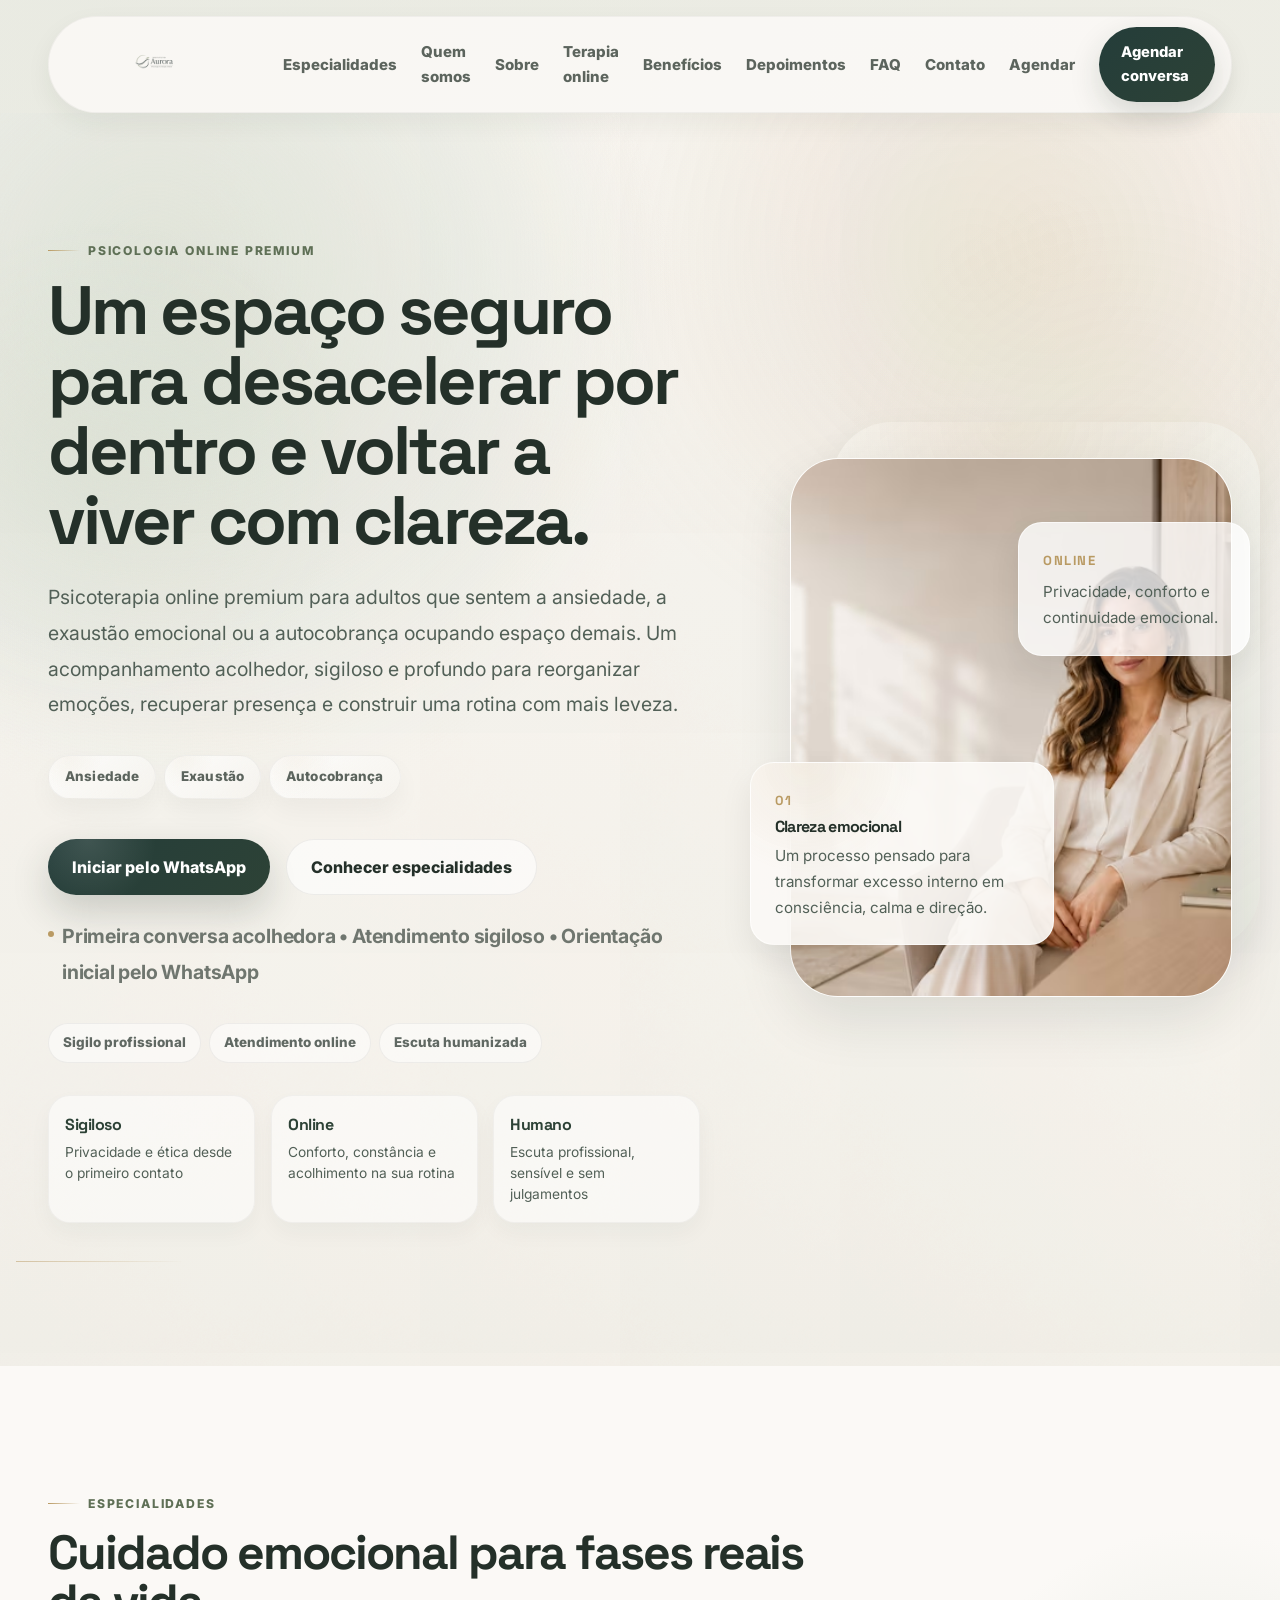
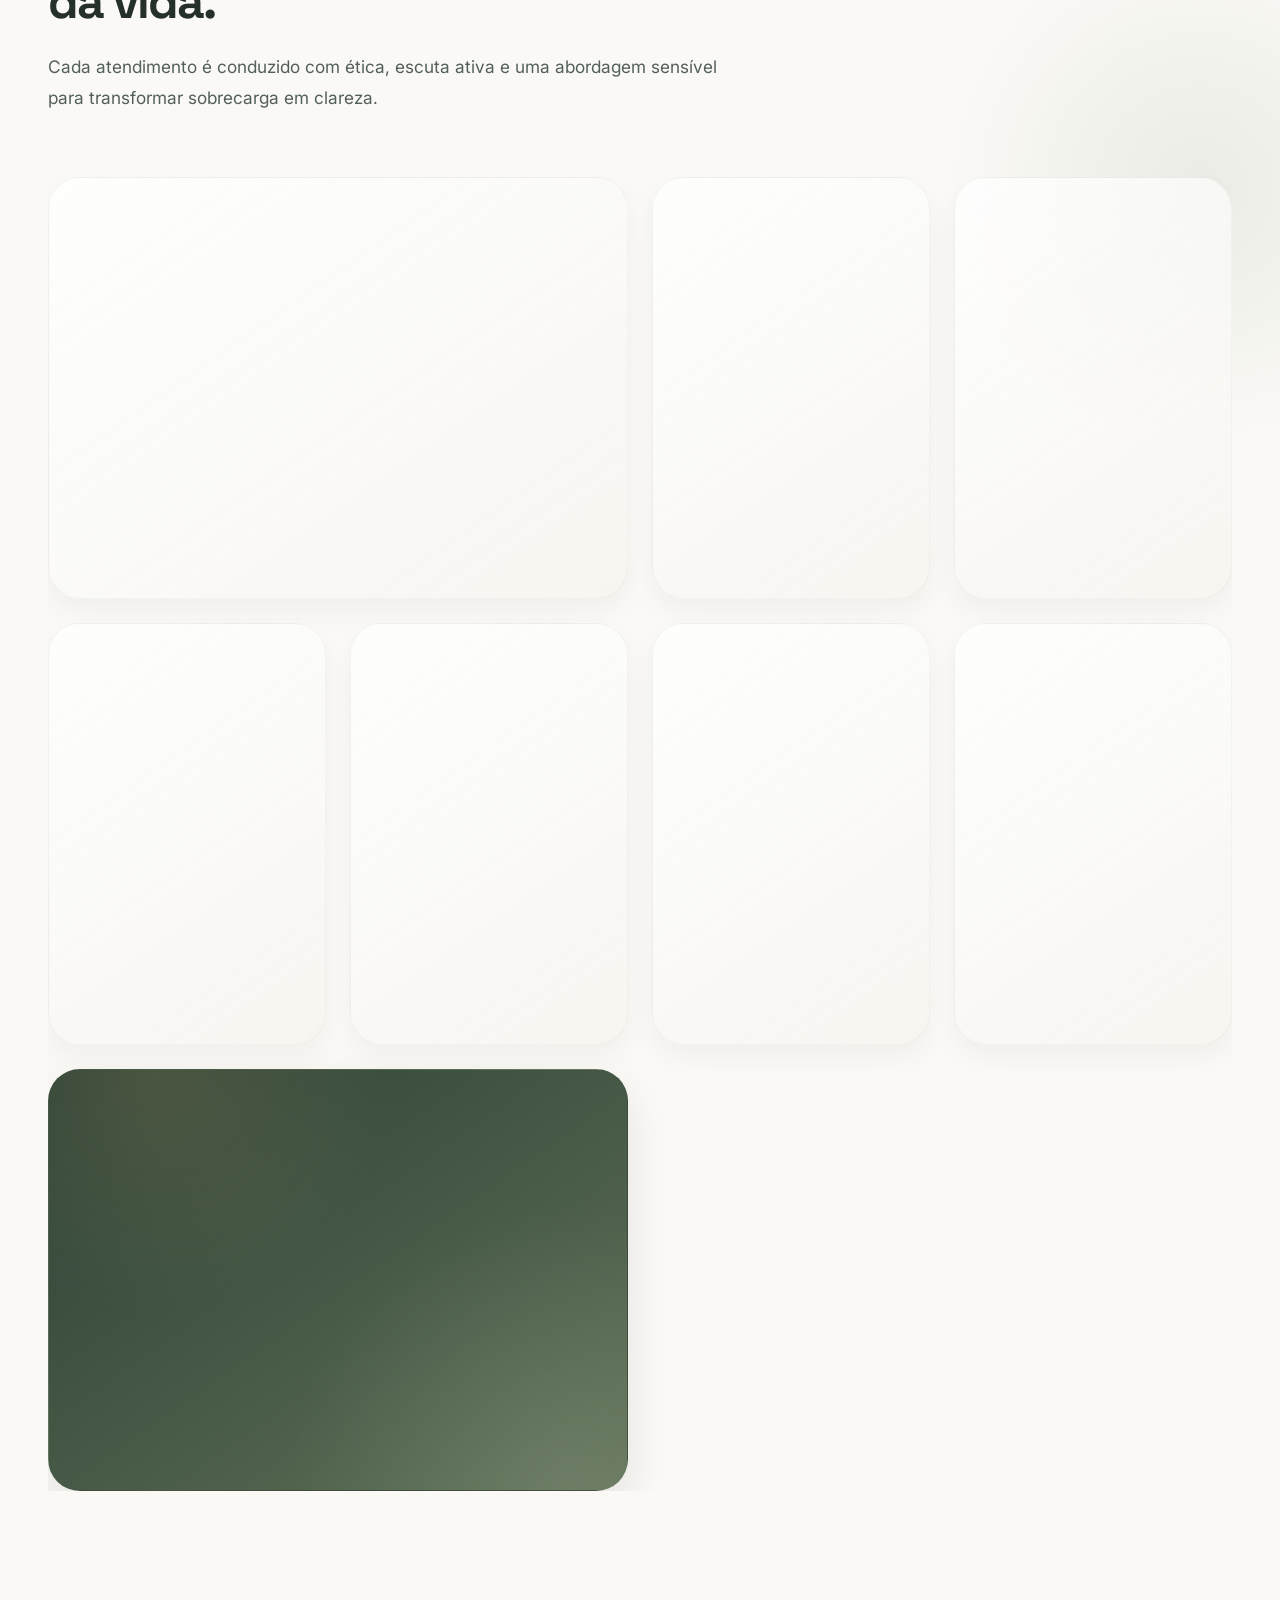
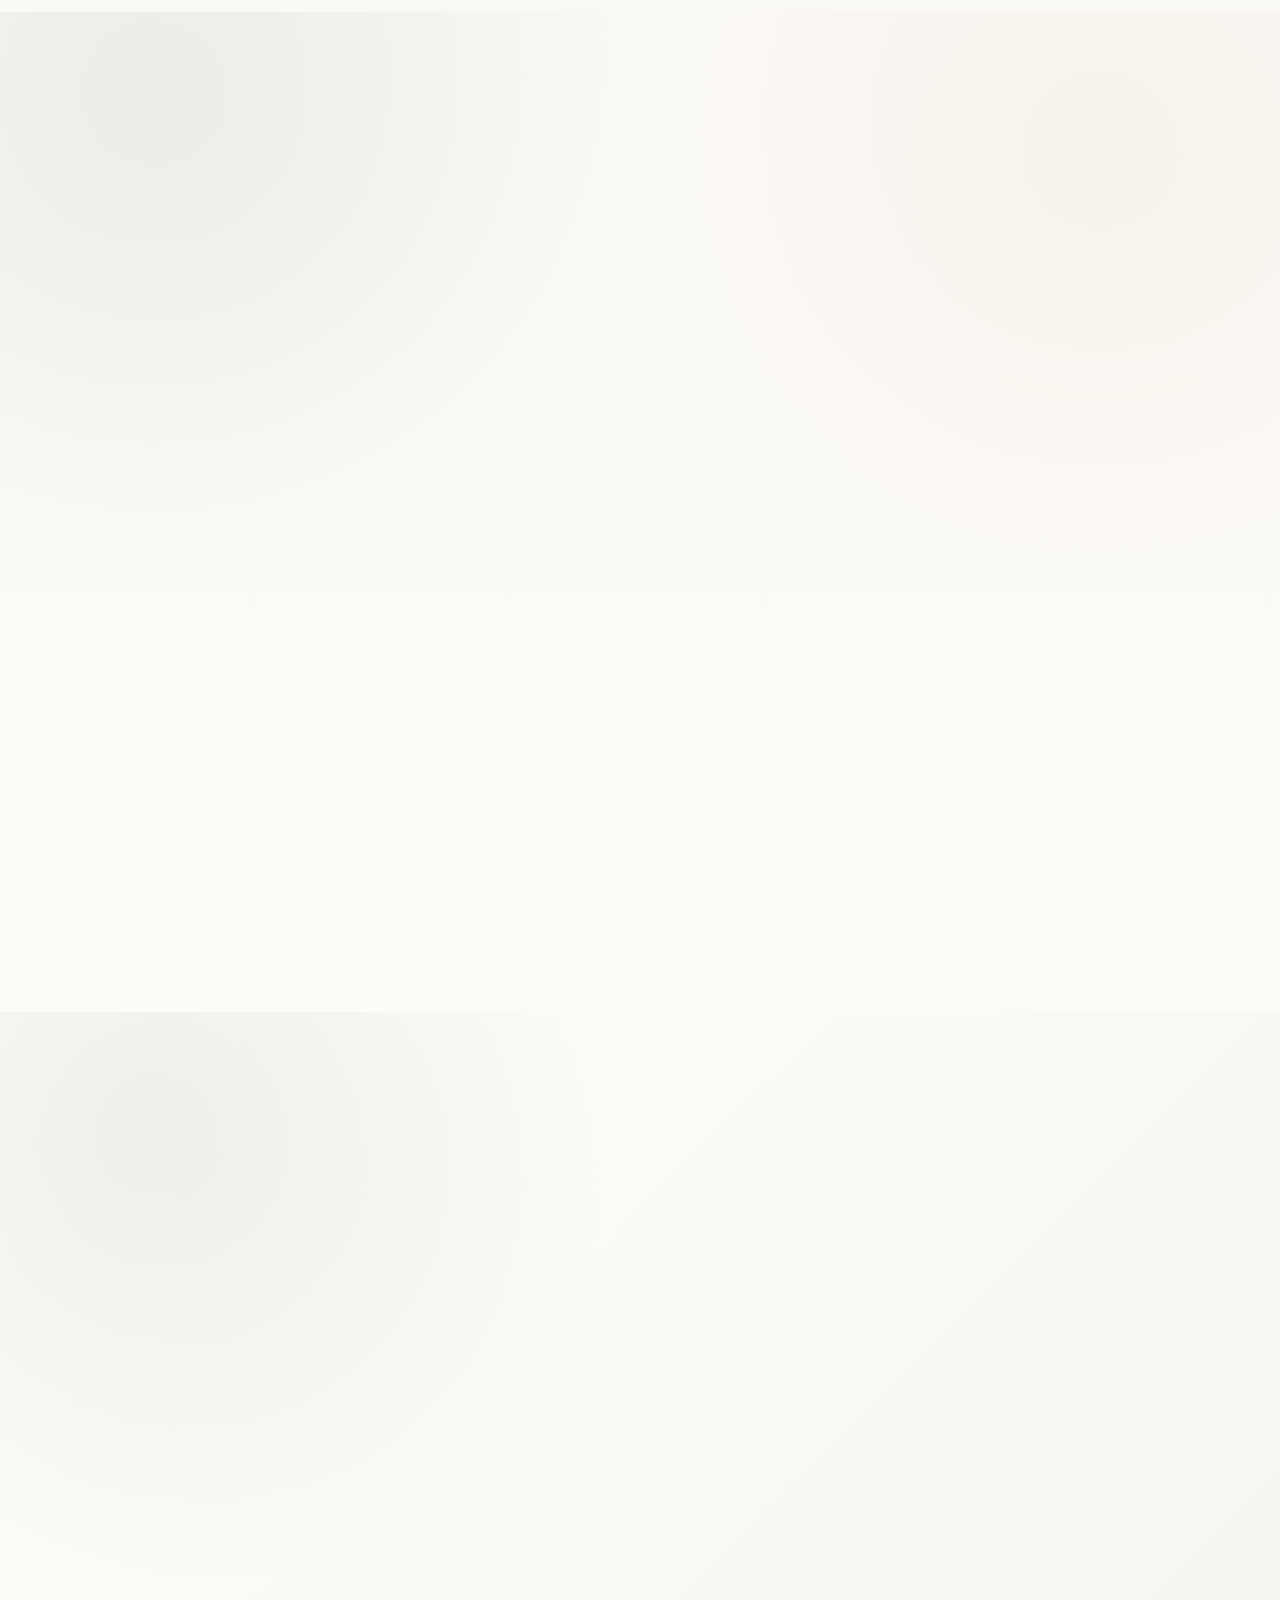
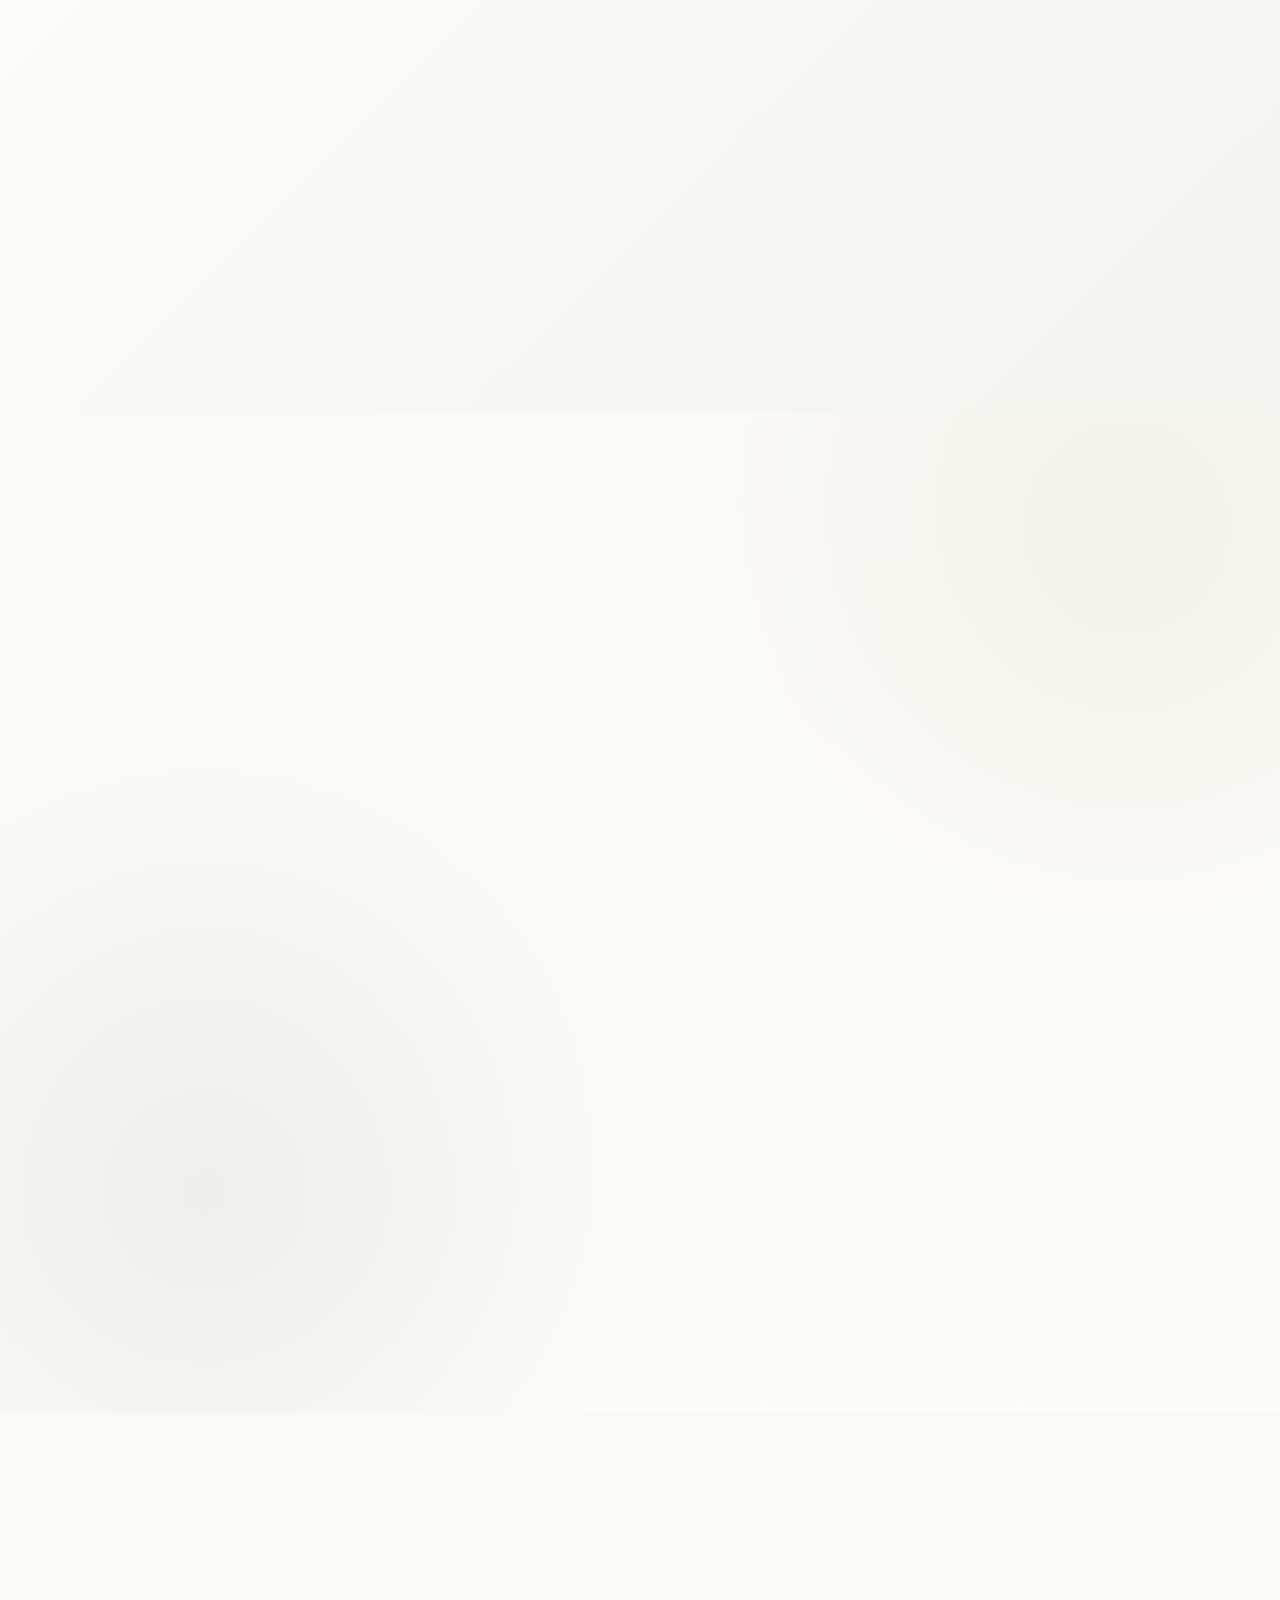
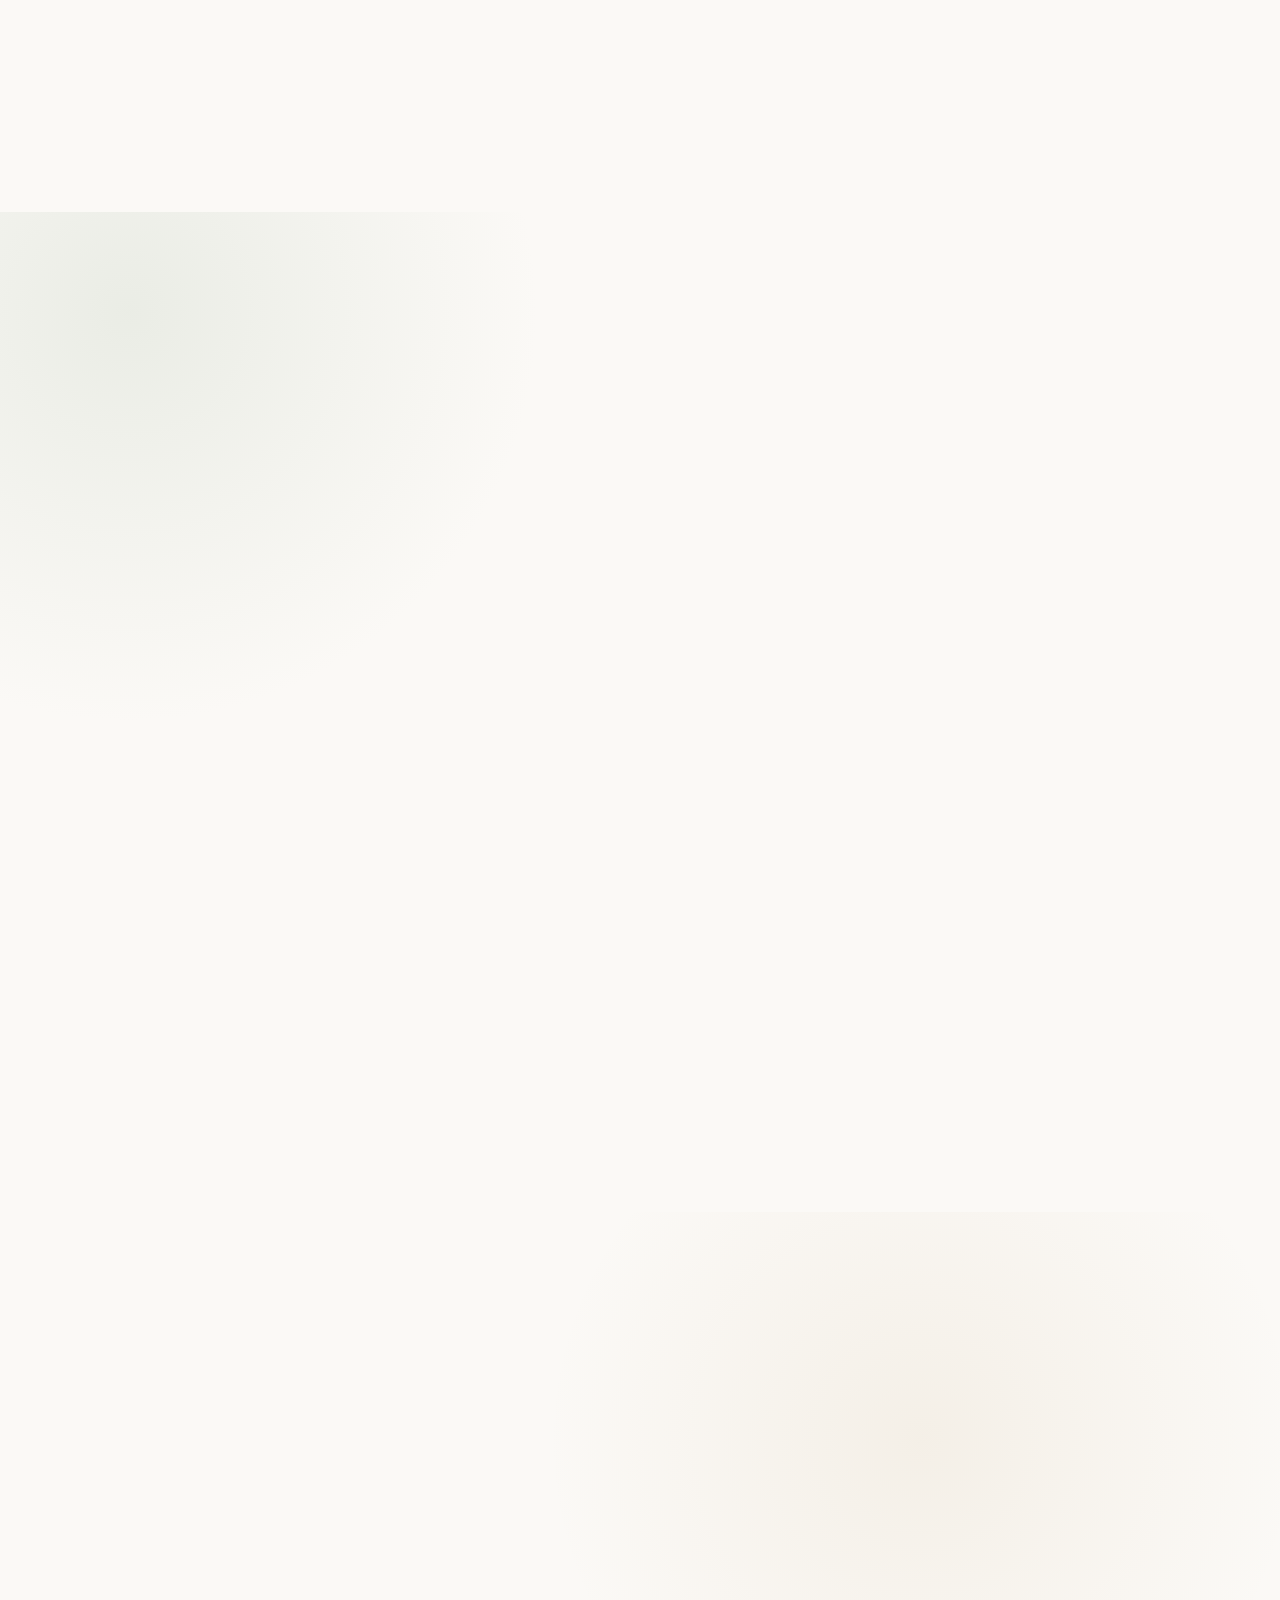
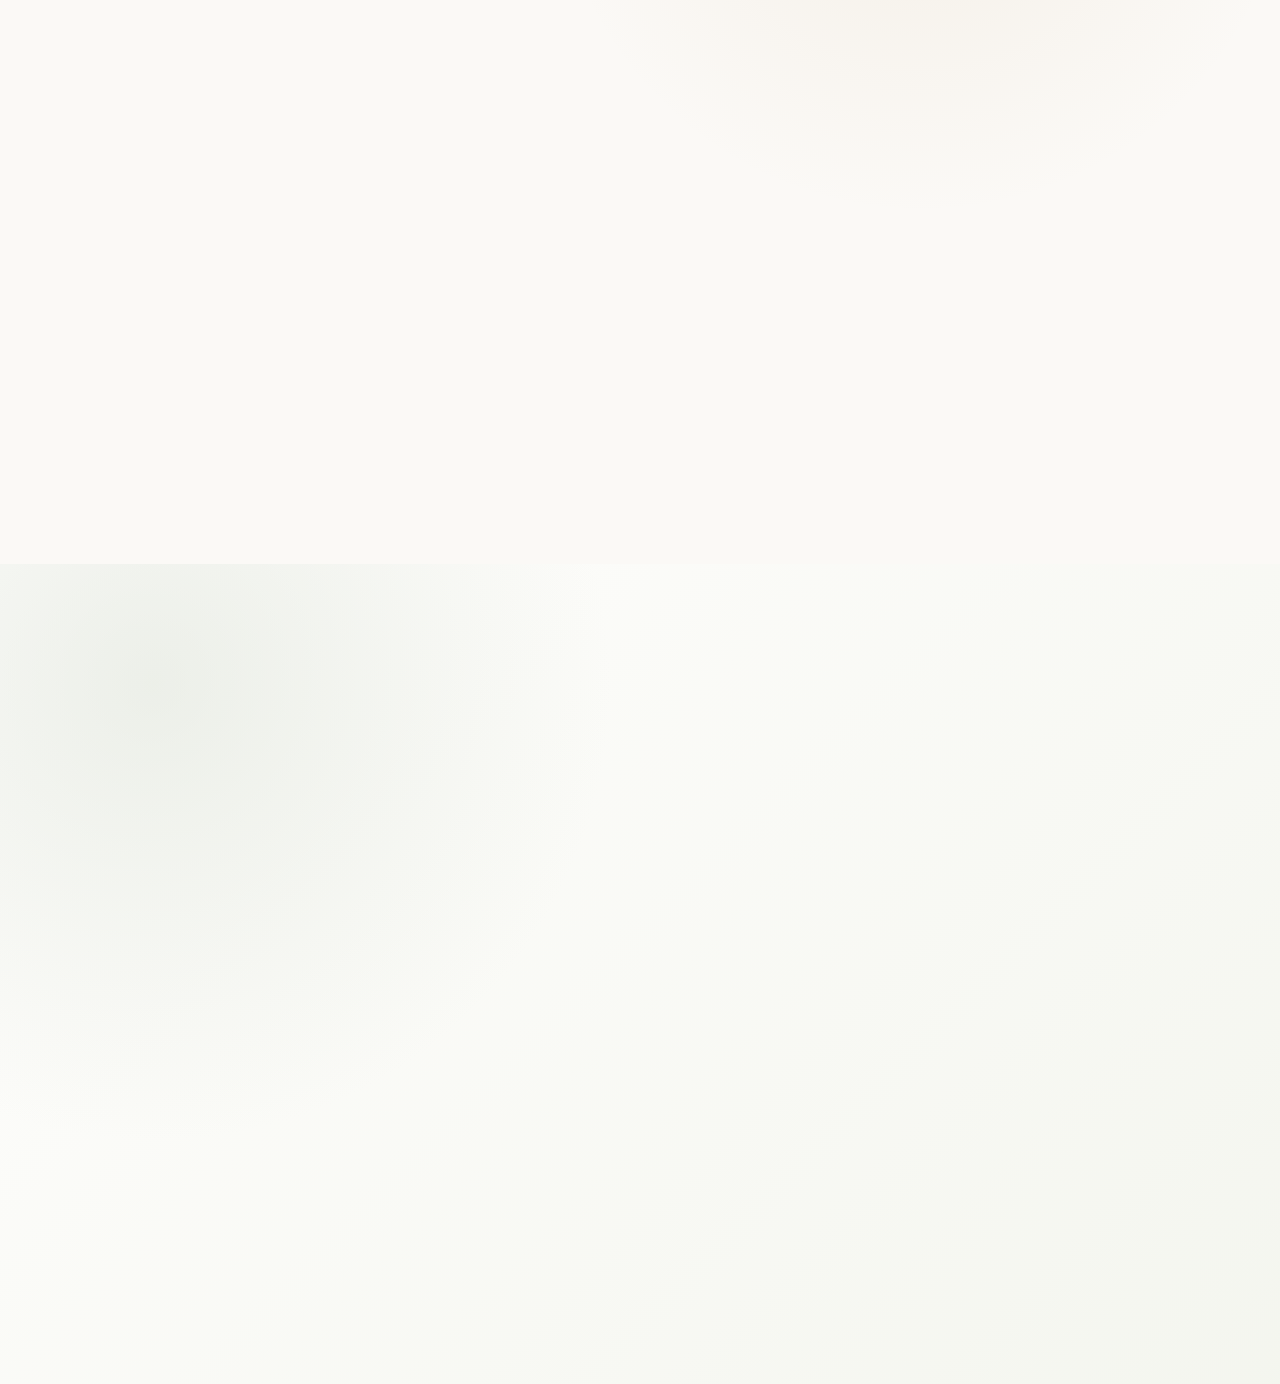
<file: index.html>
<!doctype html>
<html lang="pt-BR">
  <head>
    <meta charset="UTF-8" />
    <meta name="viewport" content="width=device-width, initial-scale=1.0" />

    <title>Instituto Aurora | Psicologia & Terapia Online Premium</title>

    <meta
      name="description"
      content="Psicoterapia online premium para ansiedade, exaustão emocional e autocobrança. Um espaço seguro, acolhedor e sofisticado para reencontrar clareza, leveza e equilíbrio emocional."
    />
    <meta
      name="keywords"
      content="psicologia online, terapia online, psicoterapia online, terapia premium, ansiedade, burnout, exaustão emocional, autocobrança, autoestima, saúde emocional, psicóloga online"
    />
    <meta name="author" content="Segundo Almeida" />
    <meta name="robots" content="index, follow" />
    <meta name="theme-color" content="#1b2b24" />

    <link rel="canonical" href="https://institutopsiaurora.netlify.app/" />

    <meta
      property="og:title"
      content="Instituto Aurora | Psicologia & Terapia Online Premium"
    />
    <meta
      property="og:description"
      content="Psicoterapia online premium para ansiedade, exaustão emocional e autocobrança. Um espaço seguro para reencontrar clareza, equilíbrio e leveza."
    />
    <meta property="og:type" content="website" />
    <meta property="og:url" content="https://institutopsiaurora.netlify.app/" />
    <meta property="og:image" content="./assets/images/seo/og-cover.webp" />
    <meta property="og:locale" content="pt_BR" />

    <meta name="twitter:card" content="summary_large_image" />
    <meta
      name="twitter:title"
      content="Instituto Aurora | Psicologia & Terapia Online Premium"
    />
    <meta
      name="twitter:description"
      content="Psicoterapia online premium para ansiedade, exaustão emocional e autocobrança, com acolhimento, sigilo e experiência digital sofisticada."
    />
    <meta name="twitter:image" content="./assets/images/seo/og-cover.webp" />

    <link rel="icon" type="image/png" href="./assets/logo/favicon.png" />
    <link rel="apple-touch-icon" href="./assets/logo/apple-touch-icon.png" />

    <link rel="dns-prefetch" href="https://fonts.googleapis.com" />
    <link rel="dns-prefetch" href="https://fonts.gstatic.com" />

    <link rel="preconnect" href="https://fonts.googleapis.com" />
    <link rel="preconnect" href="https://fonts.gstatic.com" crossorigin />

    <link
      href="https://fonts.googleapis.com/css2?family=Inter:wght@400;500;600;700;800&family=Space+Grotesk:wght@500;600;700&display=swap"
      rel="stylesheet"
    />

    <link
      rel="preload"
      as="image"
      href="./assets/images/hero/hero-aurora-mobile.avif"
      imagesrcset="./assets/images/hero/hero-aurora-mobile.avif 700w, ./assets/images/hero/hero-aurora-tablet.avif 1200w, ./assets/images/hero/hero-aurora.avif 1920w"
      imagesizes="(max-width: 640px) 92vw, (max-width: 1024px) 82vw, 42vw"
      type="image/avif"
      fetchpriority="high"
    />

    <link rel="stylesheet" href="./style.css" />

    <script type="application/ld+json">
      {
        "@context": "https://schema.org",
        "@graph": [
          {
            "@type": "LocalBusiness",
            "@id": "https://institutopsiaurora.netlify.app/#localbusiness",
            "name": "Instituto Aurora Psicologia & Terapia Online",
            "description": "Psicoterapia online premium com acolhimento, profundidade emocional e atendimento humanizado.",
            "image": "https://institutopsiaurora.netlify.app/assets/images/seo/og-cover.webp",
            "url": "https://institutopsiaurora.netlify.app/",
            "telephone": "+55 83 99832-6680",
            "priceRange": "$$",
            "address": {
              "@type": "PostalAddress",
              "streetAddress": "Av. Beira Mar, 2480 - Meireles",
              "addressLocality": "Fortaleza",
              "addressRegion": "CE",
              "addressCountry": "BR"
            },
            "sameAs": ["https://www.instagram.com/institutoaurora.psi"]
          },
          {
            "@type": "WebSite",
            "@id": "https://institutopsiaurora.netlify.app/#website",
            "url": "https://institutopsiaurora.netlify.app/",
            "name": "Instituto Aurora",
            "inLanguage": "pt-BR",
            "publisher": {
              "@id": "https://institutopsiaurora.netlify.app/#localbusiness"
            }
          },
          {
            "@type": "FAQPage",
            "@id": "https://institutopsiaurora.netlify.app/#faq",
            "mainEntity": [
              {
                "@type": "Question",
                "name": "Como funciona a terapia online?",
                "acceptedAnswer": {
                  "@type": "Answer",
                  "text": "As sessões acontecem por videochamada em ambiente reservado, com orientação para que você esteja em um local seguro, confortável e com privacidade."
                }
              },
              {
                "@type": "Question",
                "name": "Como faço para agendar a primeira conversa?",
                "acceptedAnswer": {
                  "@type": "Answer",
                  "text": "O primeiro contato pode ser feito pelo WhatsApp. Depois disso, você recebe orientações sobre horários, formato do atendimento e próximos passos."
                }
              },
              {
                "@type": "Question",
                "name": "Preciso saber exatamente o que falar?",
                "acceptedAnswer": {
                  "@type": "Answer",
                  "text": "Não. A terapia é um espaço de construção. Você pode começar pelo que está sentindo, vivendo, evitando ou tentando compreender."
                }
              },
              {
                "@type": "Question",
                "name": "Como o sigilo é garantido na terapia online?",
                "acceptedAnswer": {
                  "@type": "Answer",
                  "text": "O atendimento segue princípios éticos de confidencialidade. A sessão acontece em ambiente digital reservado, e você também recebe orientação para preservar sua privacidade."
                }
              },
              {
                "@type": "Question",
                "name": "Qual costuma ser a frequência das sessões?",
                "acceptedAnswer": {
                  "@type": "Answer",
                  "text": "A frequência é combinada de forma personalizada, considerando sua rotina, seus objetivos emocionais e a continuidade mais adequada para o processo."
                }
              },
              {
                "@type": "Question",
                "name": "Existe possibilidade de reembolso por convênio?",
                "acceptedAnswer": {
                  "@type": "Answer",
                  "text": "Alguns convênios oferecem reembolso mediante recibo. As orientações podem ser esclarecidas no primeiro contato, conforme as regras do seu plano."
                }
              }
            ]
          }
        ]
      }
    </script>
  </head>

  <body>
    <a class="skip-link" href="#main">Pular para o conteúdo principal</a>

    <div class="loader" id="loader" aria-hidden="true">
      <div class="loader__content">
        <img
          src="./assets/icons/ui/ui/loader-mark.svg"
          alt=""
          class="loader__icon"
          width="56"
          height="56"
          decoding="async"
        />
        <span class="loader__text">Instituto Aurora</span>
      </div>
    </div>

    <header class="site-header" id="siteHeader">
      <div class="container">
        <div class="header-wrapper">
          <a href="#inicio" class="logo" aria-label="Instituto Aurora - Início">
            <img
              src="./assets/logo/logo-aurora.png"
              alt="Instituto Aurora"
              width="190"
              height="52"
              decoding="async"
            />
          </a>

          <nav class="site-nav" id="siteNav" aria-label="Navegação principal">
            <a href="#especialidades">Especialidades</a>
            <a href="#quem-somos">Quem somos</a>
            <a href="#sobre">Sobre</a>
            <a href="#terapia">Terapia online</a>
            <a href="#beneficios">Benefícios</a>
            <a href="#depoimentos">Depoimentos</a>
            <a href="#faq">FAQ</a>
            <a href="#contato">Contato</a>
            <a href="#agendar">Agendar</a>
          </nav>

          <a
            href="https://wa.me/5583998326680"
            class="header-cta"
            target="_blank"
            rel="noopener noreferrer"
          >
            Agendar conversa
          </a>

          <button
            class="menu-toggle"
            id="menuToggle"
            type="button"
            aria-label="Abrir menu"
            aria-controls="siteNav"
            aria-expanded="false"
          >
            <img
              src="./assets/icons/ui/navigation/menu.svg"
              alt=""
              width="24"
              height="24"
              decoding="async"
            />
          </button>
        </div>
      </div>
    </header>

    <main id="main">
      <section class="hero" id="inicio" aria-labelledby="hero-title">
        <div class="hero__bg" aria-hidden="true"></div>
        <div class="hero__light hero__light--one" aria-hidden="true"></div>
        <div class="hero__light hero__light--two" aria-hidden="true"></div>
        <div class="hero__grain" aria-hidden="true"></div>

        <div class="container">
          <div class="hero-grid">
            <div class="hero-content reveal reveal-hero">
              <span class="section-label">Psicologia online premium</span>

              <h1 id="hero-title">
                Um espaço seguro para desacelerar por dentro e voltar a viver
                com clareza.
              </h1>

              <p>
                Psicoterapia online premium para adultos que sentem a ansiedade,
                a exaustão emocional ou a autocobrança ocupando espaço demais.
                Um acompanhamento acolhedor, sigiloso e profundo para
                reorganizar emoções, recuperar presença e construir uma rotina
                com mais leveza.
              </p>

              <div
                class="hero-pain-map"
                aria-label="Principais dores acolhidas"
              >
                <article>
                  <span>Ansiedade</span>
                </article>

                <article>
                  <span>Exaustão</span>
                </article>

                <article>
                  <span>Autocobrança</span>
                </article>
              </div>

              <div class="hero-actions">
                <a
                  href="https://wa.me/5583998326680"
                  class="btn btn-primary"
                  target="_blank"
                  rel="noopener noreferrer"
                >
                  Iniciar pelo WhatsApp
                </a>

                <a href="#especialidades" class="btn btn-secondary">
                  Conhecer especialidades
                </a>
              </div>

              <p class="hero-microcopy">
                Primeira conversa acolhedora • Atendimento sigiloso • Orientação
                inicial pelo WhatsApp
              </p>

              <div class="hero-trust" aria-label="Diferenciais do atendimento">
                <span>Sigilo profissional</span>
                <span>Atendimento online</span>
                <span>Escuta humanizada</span>
              </div>

              <div class="hero-proof" aria-label="Indicadores de confiança">
                <article>
                  <strong>Sigiloso</strong>
                  <span>Privacidade e ética desde o primeiro contato</span>
                </article>

                <article>
                  <strong>Online</strong>
                  <span>Conforto, constância e acolhimento na sua rotina</span>
                </article>

                <article>
                  <strong>Humano</strong>
                  <span>Escuta profissional, sensível e sem julgamentos</span>
                </article>
              </div>
            </div>

            <div class="hero-visual reveal reveal-visual">
              <div class="hero-visual__frame">
                <picture>
                  <source
                    type="image/avif"
                    media="(max-width: 640px)"
                    srcset="./assets/images/hero/hero-aurora-mobile.avif"
                  />

                  <source
                    type="image/avif"
                    media="(max-width: 1024px)"
                    srcset="./assets/images/hero/hero-aurora-tablet.avif"
                  />

                  <source
                    type="image/avif"
                    srcset="./assets/images/hero/hero-aurora.avif"
                  />

                  <img
                    src="./assets/images/hero/hero-aurora.avif"
                    srcset="
                      ./assets/images/hero/hero-aurora-mobile.avif  700w,
                      ./assets/images/hero/hero-aurora-tablet.avif 1200w,
                      ./assets/images/hero/hero-aurora.avif        1920w
                    "
                    sizes="(max-width: 640px) 92vw, (max-width: 1024px) 82vw, 42vw"
                    alt="Ambiente acolhedor e sofisticado representando terapia online"
                    class="hero-image"
                    width="680"
                    height="820"
                    loading="eager"
                    fetchpriority="high"
                    decoding="async"
                  />
                </picture>

                <div class="hero-card hero-card--main">
                  <span>01</span>
                  <h3>Clareza emocional</h3>
                  <p>
                    Um processo pensado para transformar excesso interno em
                    consciência, calma e direção.
                  </p>
                </div>

                <div class="hero-card hero-card--soft" aria-hidden="true">
                  <span>Online</span>
                  <p>Privacidade, conforto e continuidade emocional.</p>
                </div>
              </div>
            </div>
          </div>
        </div>
      </section>

      <section
        class="specialties"
        id="especialidades"
        aria-labelledby="specialties-title"
      >
        <div class="container">
          <div class="section-heading reveal">
            <span class="section-label">Especialidades</span>
            <h2 id="specialties-title">
              Cuidado emocional para fases reais da vida.
            </h2>
            <p>
              Cada atendimento é conduzido com ética, escuta ativa e uma
              abordagem sensível para transformar sobrecarga em clareza.
            </p>
          </div>

          <div class="specialties-grid">
            <article class="specialty-card specialty-card--wide reveal">
              <img
                src="./assets/images/specialties/anxiety.webp"
                alt="Ansiedade"
                width="520"
                height="360"
                loading="lazy"
                decoding="async"
              />
              <div class="specialty-card__content">
                <span>01</span>
                <h3>Ansiedade</h3>
                <p>
                  Aprenda a reduzir pensamentos acelerados, recuperar sensação
                  de segurança e atravessar a rotina com mais estabilidade.
                </p>
              </div>
            </article>

            <article class="specialty-card reveal">
              <img
                src="./assets/images/specialties/burnout.webp"
                alt="Burnout"
                width="360"
                height="280"
                loading="lazy"
                decoding="async"
              />
              <div class="specialty-card__content">
                <span>02</span>
                <h3>Burnout</h3>
                <p>
                  Reorganize limites, energia e presença quando o corpo e a
                  mente começam a pedir pausa.
                </p>
              </div>
            </article>

            <article class="specialty-card reveal">
              <img
                src="./assets/images/specialties/career-pressure.webp"
                alt="Pressão profissional"
                width="360"
                height="280"
                loading="lazy"
                decoding="async"
              />
              <div class="specialty-card__content">
                <span>03</span>
                <h3>Pressão profissional</h3>
                <p>
                  Ganhe clareza para lidar com decisões, cobranças e mudanças
                  sem transformar a vida profissional em peso emocional.
                </p>
              </div>
            </article>

            <article class="specialty-card reveal">
              <img
                src="./assets/images/specialties/emotional-balance.webp"
                alt="Equilíbrio emocional"
                width="360"
                height="280"
                loading="lazy"
                decoding="async"
              />
              <div class="specialty-card__content">
                <span>04</span>
                <h3>Equilíbrio emocional</h3>
                <p>
                  Desenvolva mais consciência para responder melhor aos
                  conflitos, escolhas, mudanças e vínculos do dia a dia.
                </p>
              </div>
            </article>

            <article class="specialty-card reveal">
              <img
                src="./assets/images/specialties/mindfulness.webp"
                alt="Presença e autocuidado"
                width="360"
                height="280"
                loading="lazy"
                decoding="async"
              />
              <div class="specialty-card__content">
                <span>05</span>
                <h3>Presença e autocuidado</h3>
                <p>
                  Crie pausas reais, presença emocional e uma relação mais
                  cuidadosa com a própria história.
                </p>
              </div>
            </article>

            <article class="specialty-card reveal">
              <img
                src="./assets/images/specialties/relationships.webp"
                alt="Relacionamentos"
                width="360"
                height="280"
                loading="lazy"
                decoding="async"
              />
              <div class="specialty-card__content">
                <span>06</span>
                <h3>Relacionamentos</h3>
                <p>
                  Entenda padrões de vínculo, comunicação e conflito para
                  construir relações mais conscientes e seguras.
                </p>
              </div>
            </article>

            <article class="specialty-card reveal">
              <img
                src="./assets/images/specialties/selfesteem.webp"
                alt="Autoestima"
                width="360"
                height="280"
                loading="lazy"
                decoding="async"
              />
              <div class="specialty-card__content">
                <span>07</span>
                <h3>Autoestima</h3>
                <p>
                  Fortaleça autoconfiança, identidade e segurança interna com
                  profundidade, delicadeza e continuidade.
                </p>
              </div>
            </article>

            <article class="specialty-card specialty-card--featured reveal">
              <img
                src="./assets/images/specialties/therapy-session.webp"
                alt="Terapia para adultos"
                width="520"
                height="360"
                loading="lazy"
                decoding="async"
              />
              <div
                class="specialty-card__content specialty-card__content--light"
              >
                <span>Essencial</span>
                <h3>Terapia para adultos</h3>
                <p>
                  Um processo online para amadurecer emocionalmente, recuperar
                  leveza e construir uma forma mais consciente de viver.
                </p>
              </div>
            </article>
          </div>
        </div>
      </section>

      <section
        class="authority-section"
        id="quem-somos"
        aria-labelledby="authority-title"
      >
        <div class="container">
          <div class="authority-grid">
            <div class="authority-content reveal">
              <span class="section-label">Quem somos</span>

              <h2 id="authority-title">
                Autoridade clínica, acolhimento humano e uma experiência online
                pensada para transmitir segurança.
              </h2>

              <p>
                O Instituto Aurora foi idealizado para adultos que buscam mais
                do que uma sessão: procuram um ambiente emocionalmente seguro,
                discreto e cuidadosamente conduzido.
              </p>

              <p>
                A experiência une escuta ativa, ética profissional, comunicação
                clara e cuidado visual para que o processo comece com
                tranquilidade desde o primeiro contato.
              </p>

              <div class="authority-highlights">
                <article>
                  <strong>Escuta humanizada</strong>
                  <span
                    >Um espaço de fala respeitoso, ético e sem
                    julgamentos.</span
                  >
                </article>

                <article>
                  <strong>Processo estruturado</strong>
                  <span
                    >Atendimento organizado para gerar confiança e
                    continuidade.</span
                  >
                </article>

                <article>
                  <strong>Ambiente seguro</strong>
                  <span
                    >Uma jornada digital criada para transmitir calma e
                    privacidade.</span
                  >
                </article>
              </div>
            </div>

            <div class="authority-image reveal">
              <img
                src="./assets/images/about/about-aurora.webp"
                alt="Ambiente sofisticado e acolhedor do Instituto Aurora"
                width="620"
                height="720"
                loading="lazy"
                decoding="async"
              />
            </div>
          </div>
        </div>
      </section>

      <section class="about" id="sobre" aria-labelledby="about-title">
        <div class="container">
          <div class="about-grid">
            <div class="about-images reveal">
              <div class="about-image-shell">
                <img
                  src="./assets/images/about/about-aurora.webp"
                  alt="Espaço visual sofisticado do Instituto Aurora"
                  class="about-main"
                  width="560"
                  height="620"
                  loading="lazy"
                  decoding="async"
                />

                <img
                  src="./assets/images/about/about-portrait.webp"
                  alt="Retrato editorial representando profissional de psicologia"
                  class="about-floating"
                  width="320"
                  height="380"
                  loading="lazy"
                  decoding="async"
                />
              </div>
            </div>

            <div class="about-content reveal">
              <span class="section-label">Sobre o instituto</span>

              <h2 id="about-title">
                Um instituto criado para transformar acolhimento em experiência,
                clareza e continuidade emocional.
              </h2>

              <p>
                A Aurora nasce da ideia de que o cuidado psicológico também pode
                ser vivido em um ambiente digital bonito, calmo, organizado e
                emocionalmente seguro.
              </p>

              <p>
                Cada detalhe da página, do primeiro contato ao agendamento, foi
                pensado para reduzir ruídos, transmitir confiança e ajudar você
                a dar o próximo passo com mais tranquilidade.
              </p>

              <div class="about-checks">
                <div class="check-item">
                  <img
                    src="./assets/icons/ui/ui/check.svg"
                    alt=""
                    width="20"
                    height="20"
                    decoding="async"
                    loading="lazy"
                  />
                  <span>Atendimento ético, sigiloso e humanizado.</span>
                </div>

                <div class="check-item">
                  <img
                    src="./assets/icons/ui/ui/check.svg"
                    alt=""
                    width="20"
                    height="20"
                    decoding="async"
                    loading="lazy"
                  />
                  <span>Experiência online leve, organizada e segura.</span>
                </div>

                <div class="check-item">
                  <img
                    src="./assets/icons/ui/ui/check.svg"
                    alt=""
                    width="20"
                    height="20"
                    decoding="async"
                    loading="lazy"
                  />
                  <span>
                    Comunicação clara antes, durante e após o atendimento.
                  </span>
                </div>
              </div>
            </div>
          </div>
        </div>
      </section>

      <section class="therapy" id="terapia" aria-labelledby="therapy-title">
        <div class="container">
          <div class="therapy-grid">
            <div class="therapy-content reveal">
              <span class="section-label">Terapia online</span>

              <h2 id="therapy-title">
                Um processo online claro, acolhedor e conduzido no seu ritmo.
              </h2>

              <p>
                As sessões acontecem em ambiente digital reservado, com
                orientação inicial, privacidade e continuidade para que você
                possa construir confiança ao longo do processo.
              </p>

              <div class="therapy-steps">
                <article>
                  <span>01</span>
                  <h3>Primeiro contato</h3>
                  <p>
                    Você envia uma mensagem pelo WhatsApp e recebe uma
                    orientação inicial simples, clara e acolhedora.
                  </p>
                </article>

                <article>
                  <span>02</span>
                  <h3>Organização da sessão</h3>
                  <p>
                    Horário, formato, privacidade e próximos passos são
                    combinados com clareza e cuidado.
                  </p>
                </article>

                <article>
                  <span>03</span>
                  <h3>Processo terapêutico</h3>
                  <p>
                    O acompanhamento segue com escuta qualificada, ritmo seguro
                    e objetivos emocionais conectados à sua realidade.
                  </p>
                </article>
              </div>
            </div>

            <div class="therapy-image reveal">
              <div class="therapy-image__shell">
                <img
                  src="./assets/images/therapy/online-therapy.webp"
                  alt="Sessão de terapia online em ambiente calmo"
                  class="therapy-main-image"
                  width="560"
                  height="620"
                  loading="lazy"
                  decoding="async"
                />

                <img
                  src="./assets/images/mockups/mobile-mockup.webp"
                  alt="Mockup mobile do Instituto Aurora"
                  class="therapy-mockup"
                  width="260"
                  height="520"
                  loading="lazy"
                  decoding="async"
                />
              </div>
            </div>
          </div>
        </div>
      </section>

      <section
        class="benefits"
        id="beneficios"
        aria-labelledby="benefits-title"
      >
        <div class="container">
          <div class="section-heading reveal">
            <span class="section-label">Benefícios</span>
            <h2 id="benefits-title">
              Benefícios que aparecem na forma como você atravessa a rotina.
            </h2>
          </div>

          <div class="benefits-grid">
            <article class="benefit-card reveal">
              <span>01</span>
              <h3>Mais segurança para falar</h3>
              <p>
                Um espaço reservado para nomear o que pesa, sem pressa,
                exposição ou julgamento.
              </p>
            </article>

            <article class="benefit-card benefit-card--center reveal">
              <span>02</span>
              <h3>Mais constância no cuidado</h3>
              <p>
                Sessões online que se adaptam à rotina sem perder presença,
                vínculo e profundidade.
              </p>
            </article>

            <article class="benefit-card reveal">
              <span>03</span>
              <h3>Mais clareza emocional</h3>
              <p>
                Um acompanhamento para compreender padrões, aliviar sobrecargas
                e tomar decisões com mais consciência.
              </p>
            </article>
          </div>
        </div>
      </section>

      <section
        class="testimonials"
        id="depoimentos"
        aria-labelledby="testimonials-title"
      >
        <div class="container">
          <div class="section-heading reveal">
            <span class="section-label">Depoimentos</span>
            <h2 id="testimonials-title">
              Relatos discretos de quem encontrou um espaço para respirar.
            </h2>
          </div>

          <div class="testimonials-grid">
            <article class="testimonial-card reveal">
              <img
                src="./assets/images/testimonials/testimonial-01.webp"
                alt="Depoimento sobre terapia online"
                width="360"
                height="270"
                loading="lazy"
                decoding="async"
              />
              <p>
                “Pela primeira vez em muito tempo senti que podia desacelerar
                sem medo de ser julgada.”
              </p>
              <strong>Marina L.</strong>
              <span>Atendimento online</span>
            </article>

            <article class="testimonial-card testimonial-card--featured reveal">
              <img
                src="./assets/images/testimonials/testimonial-02.webp"
                alt="Depoimento sobre saúde emocional"
                width="360"
                height="270"
                loading="lazy"
                decoding="async"
              />
              <p>
                “O acolhimento começou antes mesmo da primeira sessão. Tudo
                transmitia calma, organização e segurança.”
              </p>
              <strong>Renata C.</strong>
              <span>Processo terapêutico</span>
            </article>

            <article class="testimonial-card reveal">
              <img
                src="./assets/images/testimonials/testimonial-03.webp"
                alt="Depoimento sobre acolhimento psicológico"
                width="360"
                height="270"
                loading="lazy"
                decoding="async"
              />
              <p>
                “A terapia me ajudou a reorganizar pensamentos, reduzir a
                autocobrança e voltar a respirar com mais leveza.”
              </p>
              <strong>Helena M.</strong>
              <span>Saúde emocional</span>
            </article>
          </div>
        </div>
      </section>

      <section class="faq" id="faq" aria-labelledby="faq-title">
        <div class="container">
          <div class="faq-grid">
            <div class="faq-content reveal">
              <span class="section-label">FAQ</span>
              <h2 id="faq-title">Perguntas frequentes.</h2>
              <p>
                Respostas simples para começar o processo com mais segurança,
                clareza e tranquilidade.
              </p>
            </div>

            <div class="faq-list reveal">
              <article class="faq-item">
                <button
                  class="faq-question"
                  type="button"
                  aria-expanded="false"
                >
                  Como funciona a terapia online?
                </button>
                <div class="faq-answer">
                  <p>
                    As sessões acontecem por videochamada em ambiente reservado,
                    com orientação para que você esteja em um local seguro,
                    confortável e com privacidade.
                  </p>
                </div>
              </article>

              <article class="faq-item">
                <button
                  class="faq-question"
                  type="button"
                  aria-expanded="false"
                >
                  Como faço para agendar a primeira conversa?
                </button>
                <div class="faq-answer">
                  <p>
                    O primeiro contato pode ser feito pelo WhatsApp. Depois
                    disso, você recebe orientações sobre horários, formato do
                    atendimento e próximos passos.
                  </p>
                </div>
              </article>

              <article class="faq-item">
                <button
                  class="faq-question"
                  type="button"
                  aria-expanded="false"
                >
                  Preciso saber exatamente o que falar?
                </button>
                <div class="faq-answer">
                  <p>
                    Não. A terapia é um espaço de construção. Você pode começar
                    pelo que está sentindo, vivendo, evitando ou tentando
                    compreender.
                  </p>
                </div>
              </article>

              <article class="faq-item">
                <button
                  class="faq-question"
                  type="button"
                  aria-expanded="false"
                >
                  Como o sigilo é garantido na terapia online?
                </button>
                <div class="faq-answer">
                  <p>
                    O atendimento segue princípios éticos de confidencialidade.
                    A sessão acontece em ambiente digital reservado, e você
                    também recebe orientação para preservar sua privacidade.
                  </p>
                </div>
              </article>

              <article class="faq-item">
                <button
                  class="faq-question"
                  type="button"
                  aria-expanded="false"
                >
                  Qual costuma ser a frequência das sessões?
                </button>
                <div class="faq-answer">
                  <p>
                    A frequência é combinada de forma personalizada,
                    considerando sua rotina, seus objetivos emocionais e a
                    continuidade mais adequada para o processo.
                  </p>
                </div>
              </article>

              <article class="faq-item">
                <button
                  class="faq-question"
                  type="button"
                  aria-expanded="false"
                >
                  Existe possibilidade de reembolso por convênio?
                </button>
                <div class="faq-answer">
                  <p>
                    Alguns convênios oferecem reembolso mediante recibo. As
                    orientações podem ser esclarecidas no primeiro contato,
                    conforme as regras do seu plano.
                  </p>
                </div>
              </article>
            </div>
          </div>
        </div>
      </section>

      <section class="final-cta" id="agendar" aria-labelledby="final-cta-title">
        <div class="container">
          <div class="final-cta-box reveal">
            <div class="final-cta-content">
              <span class="section-label">Comece com leveza</span>

              <h2 id="final-cta-title">
                Talvez a sua mente não precise de mais cobrança. Talvez precise
                apenas de um espaço seguro para respirar.
              </h2>

              <p>
                Uma primeira conversa pode ser o início de um processo mais
                calmo, seguro e consciente. Fale pelo WhatsApp, tire suas
                dúvidas e receba orientação para começar com leveza.
              </p>

              <a
                href="https://wa.me/5583998326680"
                class="btn btn-light"
                target="_blank"
                rel="noopener noreferrer"
              >
                Quero agendar pelo WhatsApp
              </a>
            </div>

            <div class="final-cta-image" aria-hidden="true">
              <img
                src="./assets/images/cta/final-cta.webp"
                alt=""
                width="420"
                height="460"
                loading="lazy"
                decoding="async"
              />
            </div>
          </div>
        </div>
      </section>

      <section class="contact" id="contato" aria-labelledby="contact-title">
        <div class="container">
          <div class="contact-grid">
            <div class="contact-image reveal">
              <img
                src="./assets/images/contact/contact-section.webp"
                alt="Contato Instituto Aurora"
                width="560"
                height="620"
                loading="lazy"
                decoding="async"
              />
            </div>

            <div class="contact-content reveal">
              <span class="section-label">Contato</span>

              <h2 id="contact-title">
                Comece pelo primeiro passo: uma conversa acolhedora.
              </h2>

              <p>
                Fale pelo WhatsApp para tirar dúvidas, conhecer horários
                disponíveis e entender como funciona o início do processo
                terapêutico online.
              </p>

              <div class="contact-socials">
                <a
                  href="https://wa.me/5583998326680"
                  class="contact-social contact-social--whatsapp"
                  target="_blank"
                  rel="noopener noreferrer"
                >
                  <span class="contact-social__icon" aria-hidden="true">
                    <img
                      src="./assets/icons/ui/social/whatsapp-premium.webp"
                      alt=""
                      width="48"
                      height="48"
                      decoding="async"
                      loading="lazy"
                    />
                  </span>
                  <span class="contact-social__text">
                    <strong>WhatsApp</strong>
                    <span>(83) 99832-6680</span>
                  </span>
                </a>

                <a
                  href="https://instagram.com/institutoaurora.psi"
                  class="contact-social contact-social--instagram"
                  target="_blank"
                  rel="noopener noreferrer"
                >
                  <span class="contact-social__icon" aria-hidden="true">
                    <img
                      src="./assets/icons/ui/social/instagram-premium.webp"
                      alt=""
                      width="48"
                      height="48"
                      decoding="async"
                      loading="lazy"
                    />
                  </span>
                  <span class="contact-social__text">
                    <strong>Instagram</strong>
                    <span>@institutoaurora.psi</span>
                  </span>
                </a>
              </div>

              <p class="contact-address">
                Av. Beira Mar, 2480 — Meireles, Fortaleza - CE
              </p>
            </div>
          </div>
        </div>
      </section>
    </main>

    <footer class="site-footer">
      <div class="container">
        <div class="footer-grid">
          <div class="footer-brand">
            <img
              src="./assets/logo/logo-aurora-white.png"
              alt="Instituto Aurora"
              class="footer-logo"
              width="210"
              height="64"
              loading="lazy"
              decoding="async"
            />

            <p>
              Psicologia e terapia online com acolhimento, sigilo e uma
              experiência digital criada para transmitir calma e confiança.
            </p>
          </div>

          <div class="footer-column">
            <h3>Navegação</h3>
            <a href="#inicio">Início</a>
            <a href="#especialidades">Especialidades</a>
            <a href="#quem-somos">Quem somos</a>
            <a href="#sobre">Sobre</a>
            <a href="#terapia">Terapia online</a>
            <a href="#depoimentos">Depoimentos</a>
            <a href="#faq">FAQ</a>
          </div>

          <div class="footer-column">
            <h3>Contato</h3>
            <p>WhatsApp: 83 99832-6680</p>
            <p>Instagram: @institutoaurora.psi</p>
            <p>Av. Beira Mar, 2480 — Meireles, Fortaleza - CE</p>
          </div>

          <div class="footer-column">
            <h3>Projeto</h3>
            <p>
              Projeto premium conceitual desenvolvido para portfólio
              profissional com foco em experiência, conversão e branding.
            </p>
            <p>Desenvolvido por Segundo Almeida.</p>
          </div>
        </div>

        <div class="footer-bottom">
          <p>© 2026 Instituto Aurora. Projeto conceitual para portfólio.</p>
          <a href="./politica-privacidade.html">Política de Privacidade</a>
        </div>
      </div>
    </footer>

    <a
      href="https://wa.me/5583998326680"
      class="whatsapp-float"
      target="_blank"
      rel="noopener noreferrer"
      aria-label="Chamar Instituto Aurora no WhatsApp"
    >
      <img
        src="./assets/icons/ui/social/whatsapp.svg"
        alt=""
        width="34"
        height="34"
        decoding="async"
        loading="lazy"
      />
    </a>

    <script src="./script.js" defer></script>
  </body>
</html>
</file>
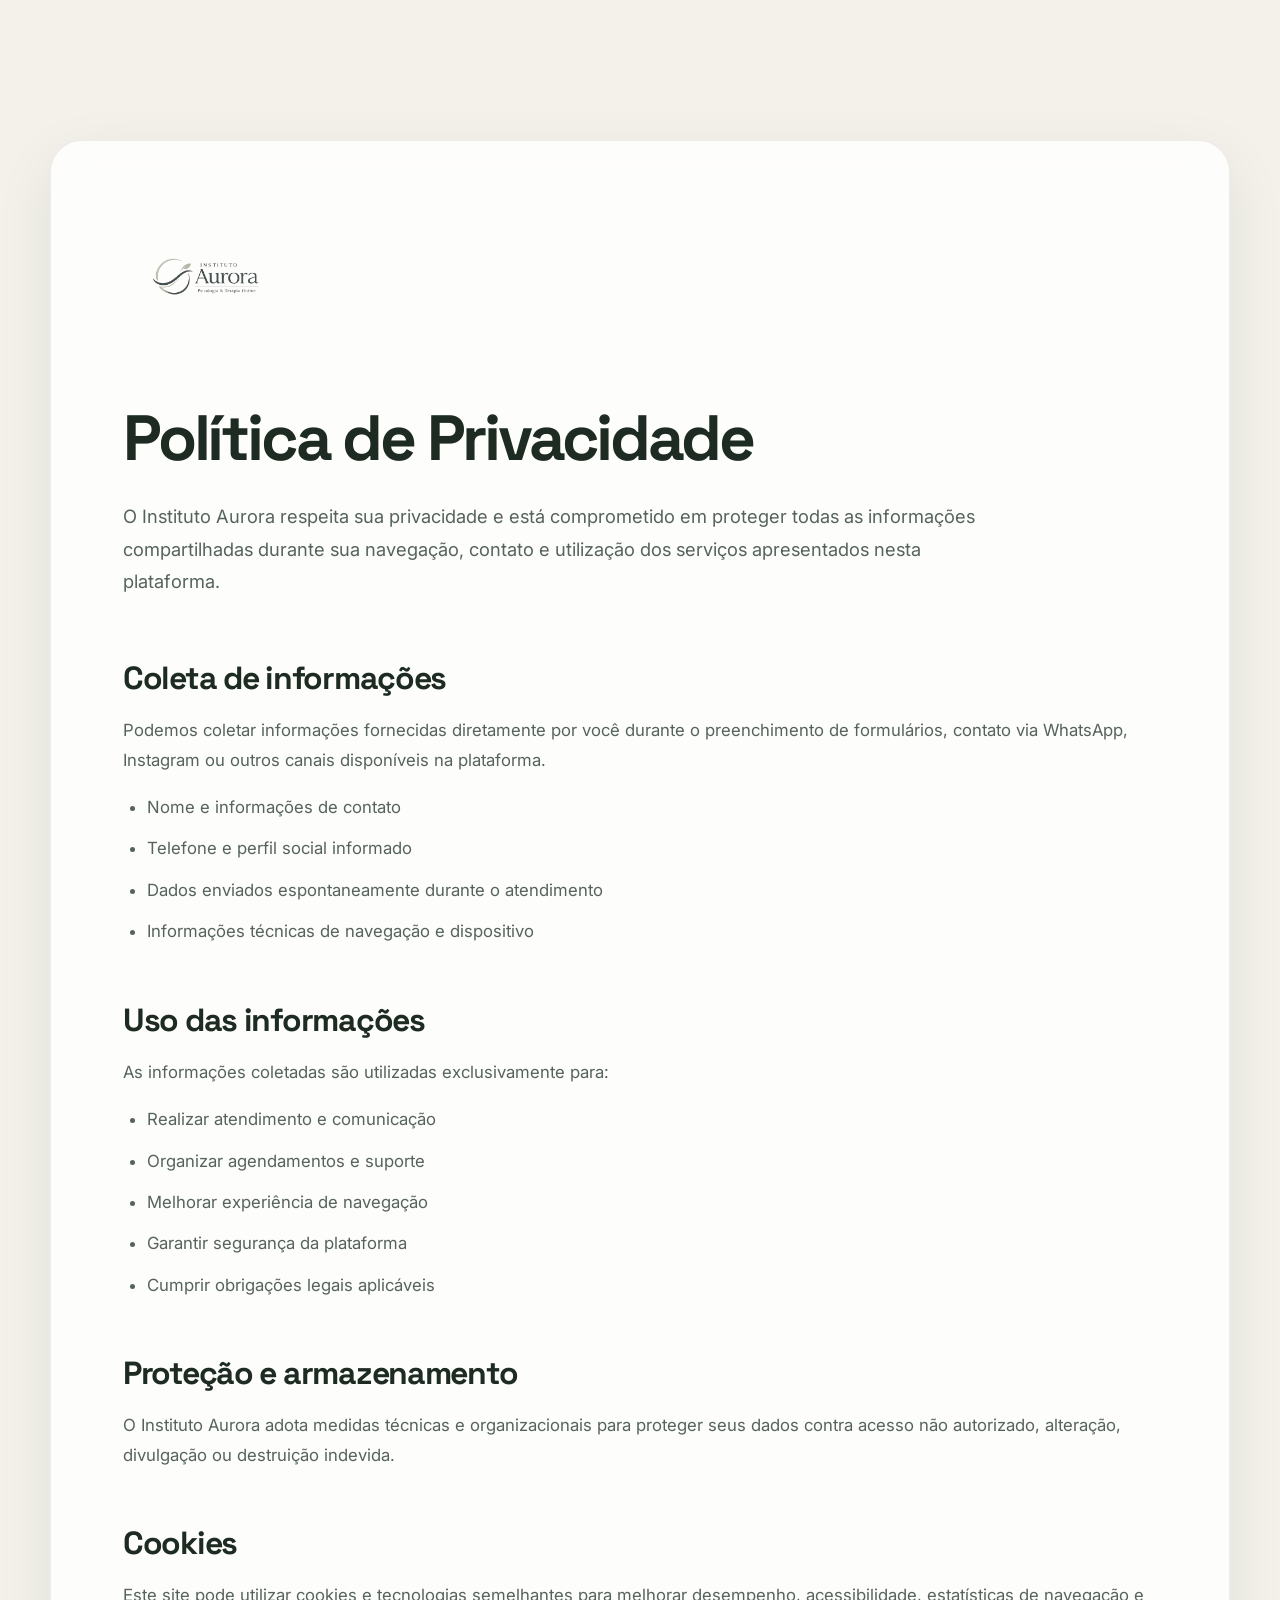
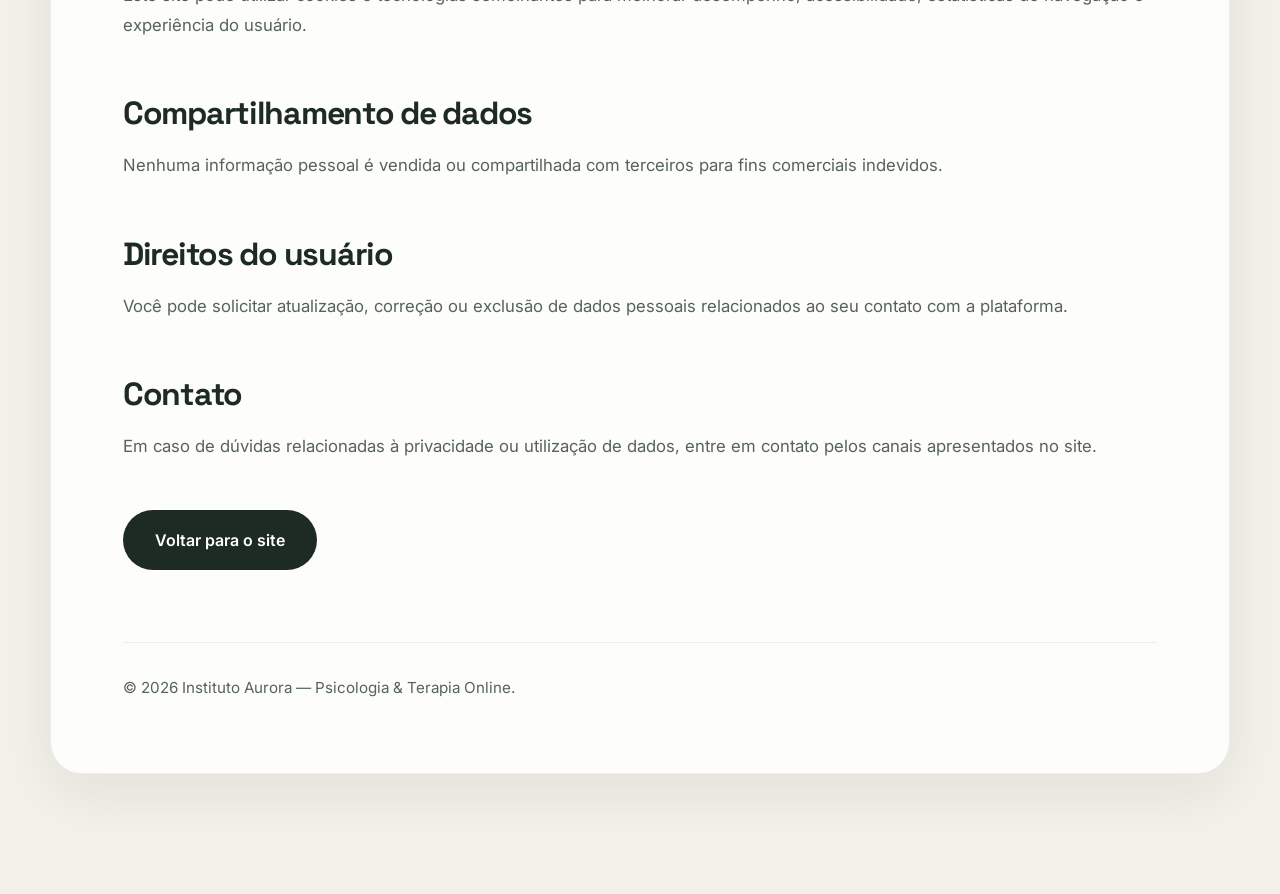
<file: politica-privacidade.html>
<!doctype html>
<html lang="pt-BR">
  <head>
    <meta charset="UTF-8" />
    <meta name="viewport" content="width=device-width, initial-scale=1.0" />

    <title>Política de Privacidade | Instituto Aurora</title>

    <meta
      name="description"
      content="Política de Privacidade do Instituto Aurora. Saiba como seus dados são tratados, armazenados e protegidos durante a navegação e contato."
    />

    <link
      rel="canonical"
      href="https://institutoaurora.netlify.app/politica-privacidade.html"
    />

    <link rel="icon" type="image/png" href="./assets/logo/favicon.png" />
    <link rel="apple-touch-icon" href="./assets/logo/apple-touch-icon.png" />

    <link rel="preconnect" href="https://fonts.googleapis.com" />
    <link rel="preconnect" href="https://fonts.gstatic.com" crossorigin />

    <link
      href="https://fonts.googleapis.com/css2?family=Inter:wght@400;500;600;700&family=Space+Grotesk:wght@500;600;700&display=swap"
      rel="stylesheet"
    />

    <style>
      :root {
        --color-bg: #f3f1ea;
        --color-surface: #ffffff;
        --color-primary: #1d2b22;
        --color-secondary: #55635b;
        --color-border: rgba(29, 43, 34, 0.08);
        --color-text: #26322b;

        --radius-xl: 32px;
        --radius-lg: 24px;

        --shadow-soft: 0 20px 60px rgba(24, 32, 27, 0.08);

        --container: 1180px;
      }

      * {
        margin: 0;
        padding: 0;
        box-sizing: border-box;
      }

      html {
        scroll-behavior: smooth;
      }

      body {
        background: var(--color-bg);
        color: var(--color-text);
        font-family: "Inter", sans-serif;
        line-height: 1.75;
        overflow-x: hidden;
      }

      img {
        display: block;
        max-width: 100%;
      }

      a {
        text-decoration: none;
        color: inherit;
      }

      .container {
        width: min(100% - 48px, var(--container));
        margin-inline: auto;
      }

      .privacy {
        padding: 140px 0 120px;
      }

      .privacy__card {
        background: rgba(255, 255, 255, 0.84);
        backdrop-filter: blur(14px);
        border: 1px solid var(--color-border);
        border-radius: var(--radius-xl);
        box-shadow: var(--shadow-soft);
        padding: 72px;
      }

      .privacy__logo {
        width: 220px;
        margin-bottom: 48px;
      }

      .privacy__title {
        font-family: "Space Grotesk", sans-serif;
        font-size: clamp(3rem, 5vw, 5rem);
        line-height: 0.95;
        letter-spacing: -0.05em;
        color: var(--color-primary);
        margin-bottom: 32px;
        max-width: 900px;
      }

      .privacy__intro {
        font-size: 1.15rem;
        color: var(--color-secondary);
        max-width: 860px;
        margin-bottom: 64px;
      }

      .privacy__section + .privacy__section {
        margin-top: 56px;
      }

      .privacy__section h2 {
        font-family: "Space Grotesk", sans-serif;
        font-size: 2rem;
        line-height: 1.1;
        letter-spacing: -0.04em;
        color: var(--color-primary);
        margin-bottom: 20px;
      }

      .privacy__section p,
      .privacy__section li {
        color: var(--color-secondary);
        font-size: 1.05rem;
      }

      .privacy__section ul {
        padding-left: 24px;
        margin-top: 18px;
        display: grid;
        gap: 12px;
      }

      .privacy__footer {
        margin-top: 72px;
        padding-top: 32px;
        border-top: 1px solid var(--color-border);
        color: var(--color-secondary);
        font-size: 0.95rem;
      }

      .privacy__button {
        display: inline-flex;
        align-items: center;
        justify-content: center;
        min-height: 60px;
        padding: 0 32px;
        border-radius: 999px;
        background: var(--color-primary);
        color: #ffffff;
        font-weight: 600;
        margin-top: 48px;
        transition:
          transform 0.3s ease,
          background 0.3s ease;
      }

      .privacy__button:hover {
        transform: translateY(-2px);
        background: #27362d;
      }

      @media (max-width: 991px) {
        .privacy {
          padding: 120px 0 96px;
        }

        .privacy__card {
          padding: 48px 32px;
        }

        .privacy__title {
          font-size: clamp(2.8rem, 10vw, 4.5rem);
        }
      }

      @media (max-width: 767px) {
        .container {
          width: min(100% - 24px, var(--container));
        }

        .privacy {
          padding: 96px 0 80px;
        }

        .privacy__card {
          padding: 32px 24px;
          border-radius: 24px;
        }

        .privacy__logo {
          width: 180px;
          margin-bottom: 32px;
        }

        .privacy__title {
          line-height: 1;
        }

        .privacy__intro {
          font-size: 1rem;
          margin-bottom: 48px;
        }

        .privacy__section h2 {
          font-size: 1.6rem;
        }

        .privacy__section p,
        .privacy__section li {
          font-size: 1rem;
        }

        .privacy__button {
          width: 100%;
        }
      }
    </style>
  </head>

  <body>
    <main class="privacy">
      <div class="container">
        <article class="privacy__card">
          <img
            src="./assets/logo/logo-aurora.png"
            alt="Instituto Aurora"
            class="privacy__logo"
          />

          <h1 class="privacy__title">Política de Privacidade</h1>

          <p class="privacy__intro">
            O Instituto Aurora respeita sua privacidade e está comprometido em
            proteger todas as informações compartilhadas durante sua navegação,
            contato e utilização dos serviços apresentados nesta plataforma.
          </p>

          <section class="privacy__section">
            <h2>Coleta de informações</h2>

            <p>
              Podemos coletar informações fornecidas diretamente por você
              durante o preenchimento de formulários, contato via WhatsApp,
              Instagram ou outros canais disponíveis na plataforma.
            </p>

            <ul>
              <li>Nome e informações de contato</li>
              <li>Telefone e perfil social informado</li>
              <li>Dados enviados espontaneamente durante o atendimento</li>
              <li>Informações técnicas de navegação e dispositivo</li>
            </ul>
          </section>

          <section class="privacy__section">
            <h2>Uso das informações</h2>

            <p>As informações coletadas são utilizadas exclusivamente para:</p>

            <ul>
              <li>Realizar atendimento e comunicação</li>
              <li>Organizar agendamentos e suporte</li>
              <li>Melhorar experiência de navegação</li>
              <li>Garantir segurança da plataforma</li>
              <li>Cumprir obrigações legais aplicáveis</li>
            </ul>
          </section>

          <section class="privacy__section">
            <h2>Proteção e armazenamento</h2>

            <p>
              O Instituto Aurora adota medidas técnicas e organizacionais para
              proteger seus dados contra acesso não autorizado, alteração,
              divulgação ou destruição indevida.
            </p>
          </section>

          <section class="privacy__section">
            <h2>Cookies</h2>

            <p>
              Este site pode utilizar cookies e tecnologias semelhantes para
              melhorar desempenho, acessibilidade, estatísticas de navegação e
              experiência do usuário.
            </p>
          </section>

          <section class="privacy__section">
            <h2>Compartilhamento de dados</h2>

            <p>
              Nenhuma informação pessoal é vendida ou compartilhada com
              terceiros para fins comerciais indevidos.
            </p>
          </section>

          <section class="privacy__section">
            <h2>Direitos do usuário</h2>

            <p>
              Você pode solicitar atualização, correção ou exclusão de dados
              pessoais relacionados ao seu contato com a plataforma.
            </p>
          </section>

          <section class="privacy__section">
            <h2>Contato</h2>

            <p>
              Em caso de dúvidas relacionadas à privacidade ou utilização de
              dados, entre em contato pelos canais apresentados no site.
            </p>
          </section>

          <a href="./index.html" class="privacy__button">
            Voltar para o site
          </a>

          <div class="privacy__footer">
            © 2026 Instituto Aurora — Psicologia & Terapia Online.
          </div>
        </article>
      </div>
    </main>
  </body>
</html>
</file>
<file: style.css>
/* Instituto Aurora - CSS Final Corrigido | Mobile estável, sem overflow e caminhos preservados */
:root {
  --color-cream: #fbf9f6;
  --color-soft: #fdfbf7;
  --color-sand: #f6f1e9;
  --color-sage: #d8dfd3;
  --color-sage-light: #edf2e9;
  --color-sage-dark: #5f7056;
  --color-sage-deep: #2d4236;
  --color-petrol: #243d3a;
  --color-petrol-soft: #31514d;
  --color-gold: #b99a63;
  --color-gold-soft: #d7bf8b;
  --color-text: #243029;
  --color-muted: #526057;
  --color-dark: #17201b;
  --color-white: #ffffff;

  --font-heading: "Space Grotesk", sans-serif;
  --font-body: "Inter", sans-serif;

  --container: 1184px;

  --space-1: 8px;
  --space-2: 16px;
  --space-3: 24px;
  --space-4: 32px;
  --space-5: 40px;
  --space-6: 48px;
  --space-8: 64px;
  --space-10: 80px;
  --space-12: 96px;
  --space-15: 120px;

  --radius-sm: 18px;
  --radius-md: 24px;
  --radius-lg: 32px;
  --radius-xl: 48px;

  --shadow-soft: 0 16px 38px rgba(23, 32, 27, 0.065);
  --shadow-card: 0 12px 28px rgba(23, 32, 27, 0.045);
  --shadow-deep: 0 20px 48px rgba(23, 32, 27, 0.09);
  --shadow-cinematic: 0 22px 56px rgba(23, 32, 27, 0.11);

  --transition: 320ms cubic-bezier(0.22, 1, 0.36, 1);
  --transition-slow: 560ms cubic-bezier(0.16, 1, 0.3, 1);
}

*,
*::before,
*::after {
  box-sizing: border-box;
}

html {
  scroll-behavior: smooth;
  scroll-padding-top: 112px;
  text-size-adjust: 100%;
  overflow-x: hidden;
}

body {
  width: 100%;
  min-width: 0;
  margin: 0;
  font-family: var(--font-body);
  color: var(--color-text);
  background:
    radial-gradient(
      circle at 7% 0%,
      rgba(216, 223, 211, 0.46),
      transparent 34%
    ),
    radial-gradient(
      circle at 92% 6%,
      rgba(185, 154, 99, 0.08),
      transparent 30%
    ),
    linear-gradient(180deg, var(--color-cream), var(--color-soft));
  line-height: 1.6;
  overflow-x: hidden;
  -webkit-font-smoothing: antialiased;
  text-rendering: optimizeLegibility;
}

body.menu-open {
  overflow: hidden;
}

img,
picture {
  display: block;
  max-width: 100%;
}

img {
  height: auto;
}

a {
  color: inherit;
  text-decoration: none;
}

button {
  border: 0;
  font: inherit;
  cursor: pointer;
}

:focus-visible {
  outline: 3px solid rgba(185, 154, 99, 0.45);
  outline-offset: 4px;
}

::selection {
  background: var(--color-sage);
  color: var(--color-text);
}

.skip-link {
  position: fixed;
  top: 16px;
  left: 16px;
  z-index: 99999;
  padding: 12px 16px;
  border-radius: 999px;
  background: var(--color-text);
  color: var(--color-white);
  font-weight: 800;
  transform: translateY(-140%);
  transition: transform var(--transition);
}

.skip-link:focus {
  transform: translateY(0);
}

.container {
  width: min(calc(100% - 48px), var(--container));
  margin-inline: auto;
}

section {
  position: relative;
  padding-block: var(--space-15);
  content-visibility: auto;
  contain-intrinsic-size: 760px;
}

.hero {
  content-visibility: visible;
  contain-intrinsic-size: auto;
}

h1,
h2,
h3 {
  margin: 0;
  font-family: var(--font-heading);
  color: var(--color-text);
  letter-spacing: -0.042em;
  line-height: 1.02;
}

h1 {
  max-width: 880px;
  font-size: clamp(2.72rem, 5.35vw, 5.85rem);
}

h2 {
  font-size: clamp(2.08rem, 3.75vw, 4rem);
}

h3 {
  font-size: clamp(1.2rem, 2vw, 1.6rem);
}

p {
  margin: 0;
  color: var(--color-muted);
}

.section-label {
  display: inline-flex;
  align-items: center;
  gap: var(--space-1);
  margin-bottom: var(--space-2);
  font-size: 0.76rem;
  font-weight: 800;
  letter-spacing: 0.15em;
  text-transform: uppercase;
  color: var(--color-sage-dark);
}

.section-label::before {
  content: "";
  width: 32px;
  height: 1px;
  background: linear-gradient(90deg, var(--color-gold), transparent);
}

.section-heading {
  max-width: 800px;
  margin-bottom: var(--space-8);
}

.section-heading p {
  max-width: 680px;
  margin-top: var(--space-3);
  font-size: 1.08rem;
  line-height: 1.8;
}

.btn {
  min-height: 56px;
  display: inline-flex;
  align-items: center;
  justify-content: center;
  padding: 16px 24px;
  border-radius: 999px;
  font-weight: 800;
  line-height: 1;
  transition:
    transform var(--transition),
    box-shadow var(--transition),
    background var(--transition),
    border-color var(--transition);
}

.btn:hover,
.btn:focus-visible {
  transform: translateY(-2px) scale(1.02);
}

.btn-primary {
  background:
    radial-gradient(
      circle at 18% 0%,
      rgba(255, 255, 255, 0.12),
      transparent 36%
    ),
    linear-gradient(135deg, var(--color-petrol), var(--color-sage-deep));
  color: var(--color-white);
  box-shadow: 0 16px 38px rgba(36, 48, 41, 0.2);
}

.btn-primary:hover,
.btn-primary:focus-visible {
  box-shadow: 0 18px 42px rgba(36, 48, 41, 0.22);
}

.btn-secondary {
  border: 1px solid rgba(0, 0, 0, 0.06);
  background: rgba(255, 255, 255, 0.58);
  color: var(--color-text);
}

.btn-secondary:hover,
.btn-secondary:focus-visible {
  background: rgba(255, 255, 255, 0.9);
  border-color: rgba(185, 154, 99, 0.28);
  box-shadow: 0 12px 30px rgba(36, 48, 41, 0.075);
}

.btn-light {
  background: var(--color-cream);
  color: var(--color-text);
  box-shadow: 0 14px 36px rgba(0, 0, 0, 0.14);
}

.btn-light:hover,
.btn-light:focus-visible {
  background: var(--color-white);
}

.loader {
  position: fixed;
  inset: 0;
  z-index: 99999;
  display: grid;
  place-items: center;
  background:
    radial-gradient(
      circle at center,
      rgba(216, 223, 211, 0.36),
      transparent 34%
    ),
    var(--color-cream);
  transition:
    opacity 280ms ease,
    visibility 280ms ease;
}

.loader.hide {
  opacity: 0;
  visibility: hidden;
}

.loader__content {
  display: grid;
  place-items: center;
  gap: var(--space-2);
  font-family: var(--font-heading);
  font-weight: 700;
}

.loader__icon {
  width: 56px;
  height: 56px;
  animation: loaderPulse 1.35s ease-in-out infinite;
}

.loader__text {
  letter-spacing: -0.03em;
}

@keyframes loaderPulse {
  50% {
    transform: scale(1.04);
    opacity: 0.72;
  }
}

.site-header {
  position: sticky;
  top: 16px;
  z-index: 9999;
  margin-top: 16px;
  pointer-events: none;
}

.header-wrapper {
  min-height: 72px;
  display: flex;
  align-items: center;
  justify-content: space-between;
  gap: var(--space-3);
  padding: 10px 16px 10px 20px;
  border: 1px solid rgba(0, 0, 0, 0.04);
  border-radius: 999px;
  background: rgba(251, 249, 246, 0.9);
  box-shadow: 0 10px 26px rgba(36, 48, 41, 0.06);
  pointer-events: auto;
  transition:
    background var(--transition),
    box-shadow var(--transition),
    min-height var(--transition),
    border-color var(--transition);
}

.site-header.scrolled .header-wrapper {
  min-height: 64px;
  background: rgba(251, 249, 246, 0.97);
  border-color: rgba(36, 48, 41, 0.09);
  box-shadow: 0 14px 30px rgba(23, 32, 27, 0.08);
}

.logo {
  display: inline-flex;
  align-items: center;
  flex: 0 0 auto;
}

.logo img {
  width: 190px;
  max-height: 52px;
  object-fit: contain;
}

.site-nav {
  display: flex;
  align-items: center;
  gap: var(--space-3);
}

.site-nav a {
  position: relative;
  font-size: 0.94rem;
  font-weight: 800;
  color: rgba(36, 48, 41, 0.74);
  transition: color var(--transition);
}

.site-nav a::after {
  content: "";
  position: absolute;
  left: 0;
  bottom: -8px;
  width: 100%;
  height: 1px;
  background: var(--color-sage-dark);
  transform: scaleX(0);
  transform-origin: right;
  transition: transform var(--transition);
}

.site-nav a:hover,
.site-nav a:focus-visible {
  color: var(--color-text);
}

.site-nav a:hover::after,
.site-nav a:focus-visible::after {
  transform: scaleX(1);
  transform-origin: left;
}

.header-cta {
  min-height: 48px;
  display: inline-flex;
  align-items: center;
  justify-content: center;
  padding: 14px 22px;
  border-radius: 999px;
  background: linear-gradient(
    135deg,
    var(--color-petrol),
    var(--color-sage-deep)
  );
  color: var(--color-white);
  font-size: 0.92rem;
  font-weight: 800;
  box-shadow: 0 12px 30px rgba(36, 48, 41, 0.17);
  transition:
    transform var(--transition),
    box-shadow var(--transition);
}

.header-cta:hover,
.header-cta:focus-visible {
  transform: translateY(-2px);
  box-shadow: 0 16px 38px rgba(36, 48, 41, 0.22);
}

.menu-toggle {
  display: none;
  width: 48px;
  height: 48px;
  place-items: center;
  border-radius: 50%;
  background: var(--color-white);
  box-shadow: 0 10px 24px rgba(36, 48, 41, 0.095);
}

.menu-toggle img {
  width: 24px;
  height: 24px;
}

.hero {
  overflow: hidden;
  padding-top: 120px;
  padding-bottom: 144px;
  background:
    radial-gradient(
      circle at 16% 18%,
      rgba(216, 223, 211, 0.58),
      transparent 32%
    ),
    radial-gradient(
      circle at 76% 12%,
      rgba(185, 154, 99, 0.1),
      transparent 28%
    ),
    linear-gradient(
      180deg,
      rgba(251, 249, 246, 0.99),
      rgba(246, 244, 239, 0.98)
    );
}

.hero::before {
  content: "";
  position: absolute;
  inset: 0;
  background:
    linear-gradient(
      112deg,
      rgba(251, 249, 246, 0.72),
      rgba(251, 249, 246, 0.2) 48%,
      rgba(216, 223, 211, 0.18)
    ),
    url("./assets/images/textures/noise.webp");
  background-size: auto, 620px;
  opacity: 0.07;
  pointer-events: none;
}

.hero__bg,
.hero__light,
.hero__grain {
  position: absolute;
  pointer-events: none;
}

.hero__bg {
  inset: 0;
  background:
    radial-gradient(
      circle at 12% 12%,
      rgba(216, 223, 211, 0.5),
      transparent 32%
    ),
    radial-gradient(circle at 82% 10%, rgba(185, 154, 99, 0.1), transparent 26%);
  will-change: transform;
}

.hero__light--one {
  width: 520px;
  height: 520px;
  left: -160px;
  top: 96px;
  border-radius: 50%;
  background: radial-gradient(
    circle,
    rgba(216, 223, 211, 0.52),
    transparent 68%
  );
}

.hero__light--two {
  width: 560px;
  height: 560px;
  right: -120px;
  top: 72px;
  border-radius: 50%;
  background: radial-gradient(
    circle,
    rgba(185, 154, 99, 0.08),
    transparent 70%
  );
}

.hero__grain {
  inset: 0;
  opacity: 0.045;
  background-image: url("./assets/images/textures/noise.webp");
  background-size: 420px;
}

.hero-grid {
  position: relative;
  z-index: 2;
  display: grid;
  grid-template-columns: minmax(0, 1.12fr) minmax(360px, 0.76fr);
  align-items: center;
  gap: clamp(56px, 7vw, 104px);
}

.hero-content {
  position: relative;
}

.hero-content::after {
  content: "";
  position: absolute;
  left: -32px;
  bottom: -40px;
  width: 168px;
  height: 1px;
  background: linear-gradient(90deg, rgba(185, 154, 99, 0.52), transparent);
}

.hero-content p {
  max-width: 690px;
  margin-top: var(--space-3);
  font-size: clamp(1.06rem, 1.55vw, 1.22rem);
  line-height: 1.84;
}

.hero-pain-map {
  display: flex;
  flex-wrap: wrap;
  gap: var(--space-1);
  margin-top: var(--space-4);
}

.hero-pain-map article {
  min-height: 44px;
  display: inline-flex;
  align-items: center;
  justify-content: center;
  padding: 10px 16px;
  border: 1px solid rgba(0, 0, 0, 0.04);
  border-radius: 999px;
  background:
    radial-gradient(
      circle at 18% 0%,
      rgba(185, 154, 99, 0.08),
      transparent 36%
    ),
    linear-gradient(
      145deg,
      rgba(255, 255, 255, 0.78),
      rgba(246, 244, 239, 0.62)
    );
  box-shadow: 0 12px 26px rgba(23, 32, 27, 0.038);
  contain: layout paint;
}

.hero-pain-map article span {
  color: rgba(36, 48, 41, 0.74);
  font-size: 0.84rem;
  font-weight: 800;
  letter-spacing: 0.01em;
}

.hero-actions {
  display: flex;
  flex-wrap: wrap;
  gap: var(--space-2);
  margin-top: var(--space-5);
}

.hero-microcopy {
  max-width: 620px;
  margin-top: var(--space-2);
  color: rgba(36, 48, 41, 0.64);
  font-size: 0.9rem;
  font-weight: 700;
  letter-spacing: -0.01em;
}

.hero-trust {
  display: flex;
  flex-wrap: wrap;
  gap: var(--space-1);
  margin-top: var(--space-4);
}

.hero-trust span {
  display: inline-flex;
  align-items: center;
  min-height: 36px;
  padding: 8px 14px;
  border: 1px solid rgba(0, 0, 0, 0.05);
  border-radius: 999px;
  background: rgba(255, 255, 255, 0.5);
  color: rgba(36, 48, 41, 0.72);
  font-size: 0.84rem;
  font-weight: 800;
}

.hero-proof {
  display: grid;
  grid-template-columns: repeat(3, minmax(0, 1fr));
  gap: var(--space-2);
  max-width: 680px;
  margin-top: var(--space-4);
}

.hero-proof article {
  padding: 16px;
  border: 1px solid rgba(0, 0, 0, 0.04);
  border-radius: 22px;
  background: rgba(255, 255, 255, 0.52);
  box-shadow: 0 10px 22px rgba(36, 48, 41, 0.038);
  contain: layout paint;
}

.hero-proof strong {
  display: block;
  margin-bottom: 4px;
  font-family: var(--font-heading);
  color: var(--color-sage-deep);
  font-size: 1rem;
  letter-spacing: -0.03em;
}

.hero-proof span {
  display: block;
  color: var(--color-muted);
  font-size: 0.86rem;
  line-height: 1.55;
}

.hero-visual {
  position: relative;
}

.hero-visual__frame {
  position: relative;
  isolation: isolate;
}

.hero-visual__frame::before {
  content: "";
  position: absolute;
  inset: -36px -28px 48px 42px;
  z-index: -1;
  border-radius: 60px;
  background:
    radial-gradient(
      circle at 42% 0%,
      rgba(185, 154, 99, 0.14),
      transparent 42%
    ),
    linear-gradient(
      145deg,
      rgba(255, 255, 255, 0.48),
      rgba(216, 223, 211, 0.32)
    );
  box-shadow: 0 18px 42px rgba(23, 32, 27, 0.075);
}

.hero-image {
  width: 100%;
  max-height: 720px;
  aspect-ratio: 0.82;
  object-fit: cover;
  object-position: center;
  border: 1px solid rgba(255, 255, 255, 0.56);
  border-radius: var(--radius-xl);
  box-shadow: var(--shadow-cinematic);
}

.hero-image,
.specialty-card img,
.about-main,
.about-floating,
.therapy-main-image,
.therapy-mockup,
.testimonial-card img,
.final-cta-image img,
.contact-image img {
  background: var(--color-soft);
}

.hero-card {
  position: absolute;
  padding: var(--space-3);
  border: 1px solid rgba(255, 255, 255, 0.62);
  border-radius: var(--radius-md);
  background:
    radial-gradient(
      circle at 18% 0%,
      rgba(185, 154, 99, 0.12),
      transparent 36%
    ),
    rgba(251, 249, 246, 0.92);
  box-shadow: 0 14px 32px rgba(23, 32, 27, 0.075);
}

.hero-card span {
  display: inline-block;
  margin-bottom: 8px;
  font-family: var(--font-heading);
  color: var(--color-gold);
  font-size: 0.82rem;
  font-weight: 800;
  letter-spacing: 0.12em;
  text-transform: uppercase;
}

.hero-card h3 {
  margin-bottom: 8px;
  font-size: 1rem;
}

.hero-card p {
  font-size: 0.95rem;
  line-height: 1.7;
}

.hero-card--main {
  left: -40px;
  bottom: 52px;
  width: min(304px, 74%);
}

.hero-card--soft {
  right: -18px;
  top: 64px;
  width: min(232px, 58%);
  background: rgba(255, 255, 255, 0.78);
}

.specialties,
.benefits,
.testimonials {
  background: var(--color-cream);
}

.specialties {
  overflow: hidden;
}

.specialties::before {
  content: "";
  position: absolute;
  width: 520px;
  height: 520px;
  right: -180px;
  top: 160px;
  border-radius: 50%;
  background: radial-gradient(
    circle,
    rgba(216, 223, 211, 0.5),
    transparent 70%
  );
  pointer-events: none;
}

.specialties-grid {
  position: relative;
  display: grid;
  grid-template-columns: repeat(4, minmax(0, 1fr));
  gap: var(--space-3);
  align-items: stretch;
}

.specialty-card {
  position: relative;
  min-height: 100%;
  display: flex;
  flex-direction: column;
  overflow: hidden;
  border: 1px solid rgba(0, 0, 0, 0.04);
  border-radius: var(--radius-lg);
  background: linear-gradient(
    145deg,
    rgba(255, 255, 255, 0.78),
    rgba(246, 244, 239, 0.68)
  );
  box-shadow: var(--shadow-card);
  transition:
    transform var(--transition),
    box-shadow var(--transition),
    border-color var(--transition);
  contain: layout paint;
  content-visibility: auto;
  contain-intrinsic-size: 420px;
}

.specialty-card::after {
  content: "";
  position: absolute;
  inset: 0;
  border-radius: inherit;
  background: radial-gradient(
    circle at 20% 0%,
    rgba(185, 154, 99, 0.1),
    transparent 34%
  );
  opacity: 0;
  transition: opacity var(--transition);
  pointer-events: none;
}

.specialty-card:hover {
  transform: translateY(-6px);
  border-color: rgba(185, 154, 99, 0.2);
  box-shadow: 0 18px 42px rgba(23, 32, 27, 0.075);
}

.specialty-card:hover::after {
  opacity: 1;
}

.specialty-card img {
  width: 100%;
  height: 280px;
  object-fit: cover;
  transition: transform 520ms cubic-bezier(0.16, 1, 0.3, 1);
}

.specialty-card:hover img {
  transform: scale(1.015);
}

.specialty-card__content {
  position: relative;
  z-index: 1;
  flex: 1;
  padding: var(--space-3);
}

.specialty-card__content span {
  display: inline-block;
  margin-bottom: 10px;
  font-family: var(--font-heading);
  color: var(--color-gold);
  font-size: 0.78rem;
  font-weight: 800;
  letter-spacing: 0.12em;
  text-transform: uppercase;
}

.specialty-card__content h3 {
  margin-bottom: 12px;
  font-size: 1.28rem;
}

.specialty-card__content p {
  font-size: 0.96rem;
  line-height: 1.8;
}

.specialty-card--wide {
  grid-column: span 2;
}

.specialty-card--wide img {
  height: 300px;
}

.specialty-card:nth-child(2),
.specialty-card:nth-child(5) {
  transform: translateY(12px);
}

.specialty-card:nth-child(3),
.specialty-card:nth-child(6) {
  transform: translateY(-8px);
}

.specialty-card:nth-child(2):hover,
.specialty-card:nth-child(5):hover {
  transform: translateY(10px);
}

.specialty-card:nth-child(3):hover,
.specialty-card:nth-child(6):hover {
  transform: translateY(-14px);
}

.specialty-card--featured {
  grid-column: span 2;
  background:
    radial-gradient(
      circle at 18% 0%,
      rgba(185, 154, 99, 0.18),
      transparent 38%
    ),
    radial-gradient(
      circle at 90% 100%,
      rgba(216, 223, 211, 0.14),
      transparent 42%
    ),
    linear-gradient(145deg, var(--color-sage-deep), var(--color-sage-dark));
  border-color: rgba(255, 255, 255, 0.14);
  box-shadow: 0 18px 42px rgba(23, 32, 27, 0.1);
}

.specialty-card--featured .specialty-card__content {
  background: transparent;
}

.specialty-card--featured .specialty-card__content span,
.specialty-card--featured h3,
.specialty-card--featured p {
  color: var(--color-white);
}

.specialty-card--featured p {
  color: rgba(255, 255, 255, 0.76);
}

.authority-section {
  overflow: hidden;
  background:
    radial-gradient(
      circle at 12% 8%,
      rgba(216, 223, 211, 0.48),
      transparent 34%
    ),
    radial-gradient(
      circle at 86% 14%,
      rgba(185, 154, 99, 0.08),
      transparent 30%
    ),
    linear-gradient(180deg, var(--color-cream), var(--color-soft));
}

.authority-grid {
  display: grid;
  grid-template-columns: minmax(0, 1.06fr) minmax(360px, 0.8fr);
  align-items: center;
  gap: clamp(56px, 7vw, 104px);
}

.authority-content p {
  max-width: 680px;
  margin-top: var(--space-3);
  font-size: 1.06rem;
  line-height: 1.82;
}

.authority-highlights {
  display: grid;
  grid-template-columns: repeat(3, minmax(0, 1fr));
  gap: var(--space-2);
  margin-top: var(--space-5);
  align-items: stretch;
}

.authority-highlights article {
  min-height: 172px;
  padding: var(--space-3);
  border: 1px solid rgba(0, 0, 0, 0.04);
  border-radius: var(--radius-md);
  background:
    radial-gradient(
      circle at 20% 0%,
      rgba(185, 154, 99, 0.08),
      transparent 34%
    ),
    rgba(255, 255, 255, 0.68);
  box-shadow: var(--shadow-card);
  contain: layout paint;
}

.authority-highlights strong {
  display: block;
  margin-bottom: 8px;
  font-family: var(--font-heading);
  color: var(--color-sage-deep);
  font-size: 1.02rem;
  letter-spacing: -0.03em;
}

.authority-highlights span {
  display: block;
  color: var(--color-muted);
  font-size: 0.94rem;
  line-height: 1.7;
}

.authority-image {
  position: relative;
  isolation: isolate;
}

.authority-image::before {
  content: "";
  position: absolute;
  inset: 36px -18px -28px 42px;
  z-index: -1;
  border-radius: var(--radius-xl);
  background:
    radial-gradient(
      circle at 20% 0%,
      rgba(185, 154, 99, 0.14),
      transparent 42%
    ),
    rgba(255, 255, 255, 0.48);
  box-shadow: var(--shadow-soft);
}

.authority-image img {
  width: 100%;
  border: 1px solid rgba(255, 255, 255, 0.58);
  border-radius: var(--radius-xl);
  aspect-ratio: 0.86;
  object-fit: cover;
  box-shadow: var(--shadow-cinematic);
}

.about,
.contact {
  overflow: hidden;
  background:
    radial-gradient(
      circle at 12% 12%,
      rgba(216, 223, 211, 0.45),
      transparent 32%
    ),
    linear-gradient(
      135deg,
      rgba(255, 255, 255, 0.68),
      rgba(232, 238, 227, 0.48)
    ),
    var(--color-soft);
}

.about-grid,
.therapy-grid,
.contact-grid,
.faq-grid {
  display: grid;
  grid-template-columns: minmax(0, 0.95fr) minmax(0, 1fr);
  align-items: center;
  gap: 72px;
}

.about-images,
.therapy-image {
  position: relative;
}

.about-image-shell,
.therapy-image__shell {
  position: relative;
  isolation: isolate;
}

.about-image-shell::before,
.therapy-image__shell::before {
  content: "";
  position: absolute;
  z-index: -1;
  border-radius: var(--radius-xl);
  background:
    radial-gradient(circle at 18% 0%, rgba(185, 154, 99, 0.1), transparent 42%),
    rgba(255, 255, 255, 0.44);
  box-shadow: var(--shadow-soft);
}

.about-image-shell::before {
  inset: 42px 40px -26px -28px;
}

.therapy-image__shell::before {
  inset: -22px -16px 40px 64px;
}

.about-main,
.therapy-main-image,
.contact-image img {
  width: 100%;
  border: 1px solid rgba(255, 255, 255, 0.5);
  border-radius: var(--radius-xl);
  aspect-ratio: 0.9;
  object-fit: cover;
  box-shadow: var(--shadow-soft);
}

.about-main {
  width: 88%;
}

.about-floating {
  position: absolute;
  right: 0;
  bottom: -40px;
  width: 46%;
  padding: 10px;
  border: 1px solid rgba(255, 255, 255, 0.56);
  border-radius: 28px;
  background: rgba(255, 255, 255, 0.68);
  box-shadow: 0 14px 34px rgba(36, 48, 41, 0.09);
  aspect-ratio: 0.86;
  object-fit: cover;
}

.about-content p,
.therapy-content p,
.contact-content p,
.faq-content p {
  max-width: 640px;
  margin-top: var(--space-3);
  font-size: 1.05rem;
  line-height: 1.8;
}

.about-checks {
  display: grid;
  gap: var(--space-2);
  margin-top: var(--space-4);
}

.check-item {
  display: flex;
  align-items: flex-start;
  gap: 12px;
  color: var(--color-muted);
  font-weight: 700;
  line-height: 1.7;
}

.check-item img {
  width: 20px;
  height: 20px;
  margin-top: 3px;
  flex: 0 0 auto;
}

.therapy {
  overflow: hidden;
  background:
    radial-gradient(
      circle at 88% 12%,
      rgba(185, 154, 99, 0.095),
      transparent 28%
    ),
    radial-gradient(
      circle at 16% 78%,
      rgba(216, 223, 211, 0.4),
      transparent 34%
    ),
    linear-gradient(180deg, var(--color-cream), var(--color-soft));
}

.therapy-main-image {
  width: 92%;
  margin-left: auto;
}

.therapy-mockup {
  position: absolute;
  left: -8px;
  bottom: -52px;
  width: 38%;
  padding: 8px;
  border: 1px solid rgba(255, 255, 255, 0.62);
  border-radius: 32px;
  background: rgba(255, 255, 255, 0.78);
  box-shadow: 0 14px 34px rgba(23, 32, 27, 0.075);
}

.therapy-steps {
  display: grid;
  gap: var(--space-2);
  margin-top: var(--space-5);
}

.therapy-steps article {
  position: relative;
  padding: var(--space-3);
  border: 1px solid rgba(0, 0, 0, 0.04);
  border-radius: var(--radius-md);
  background: rgba(255, 255, 255, 0.68);
  box-shadow: var(--shadow-card);
  transition:
    transform var(--transition),
    border-color var(--transition),
    box-shadow var(--transition);
  contain: layout paint;
}

.therapy-steps article:hover {
  transform: translateX(4px);
  border-color: rgba(185, 154, 99, 0.2);
  box-shadow: 0 16px 36px rgba(36, 48, 41, 0.085);
}

.therapy-steps span {
  display: inline-block;
  margin-bottom: 10px;
  font-family: var(--font-heading);
  font-weight: 800;
  color: var(--color-gold);
}

.therapy-steps h3 {
  margin-bottom: 8px;
  font-size: 1.22rem;
}

.therapy-steps p {
  margin: 0;
  line-height: 1.75;
}

.benefits-grid,
.testimonials-grid {
  display: grid;
  grid-template-columns: repeat(3, 1fr);
  gap: var(--space-3);
}

.benefit-card,
.testimonial-card {
  border: 1px solid rgba(0, 0, 0, 0.04);
  border-radius: var(--radius-lg);
  background: rgba(255, 255, 255, 0.74);
  box-shadow: var(--shadow-card);
  transition:
    transform var(--transition),
    box-shadow var(--transition),
    border-color var(--transition);
  contain: layout paint;
}

.benefit-card {
  position: relative;
  min-height: 272px;
  padding: var(--space-4);
  overflow: hidden;
  background:
    radial-gradient(
      circle at 18% 0%,
      rgba(185, 154, 99, 0.08),
      transparent 34%
    ),
    rgba(255, 255, 255, 0.76);
}

.benefit-card::after {
  content: "";
  position: absolute;
  right: 24px;
  bottom: 24px;
  width: 76px;
  height: 76px;
  border: 1px solid rgba(185, 154, 99, 0.16);
  border-radius: 50%;
  background: radial-gradient(
    circle,
    rgba(185, 154, 99, 0.08),
    transparent 68%
  );
}

.benefit-card:hover,
.testimonial-card:hover {
  transform: translateY(-5px);
  border-color: rgba(185, 154, 99, 0.18);
  box-shadow: 0 12px 30px rgba(36, 48, 41, 0.065);
}

.benefit-card--center {
  transform: translateY(24px);
}

.benefit-card--center:hover {
  transform: translateY(16px);
}

.benefit-card span {
  display: inline-block;
  margin-bottom: var(--space-3);
  font-family: var(--font-heading);
  color: var(--color-gold);
  font-weight: 800;
  letter-spacing: 0.12em;
}

.benefit-card h3 {
  margin-bottom: var(--space-2);
  font-size: 1.35rem;
}

.benefit-card p {
  line-height: 1.8;
}

.testimonial-card {
  min-height: 430px;
  padding: var(--space-3);
  position: relative;
  overflow: hidden;
}

.testimonial-card::before {
  content: "“";
  position: absolute;
  right: 24px;
  top: 18px;
  color: rgba(185, 154, 99, 0.14);
  font-family: Georgia, "Times New Roman", serif;
  font-size: 5rem;
  line-height: 1;
  pointer-events: none;
}

.testimonial-card--featured {
  transform: translateY(-24px);
  background:
    radial-gradient(circle at 12% 0%, rgba(185, 154, 99, 0.1), transparent 34%),
    rgba(255, 255, 255, 0.78);
}

.testimonial-card--featured:hover {
  transform: translateY(-30px);
}

.testimonial-card img {
  width: 100%;
  margin-bottom: var(--space-3);
  border-radius: 24px;
  aspect-ratio: 1.32;
  object-fit: cover;
}

.testimonial-card p {
  margin-bottom: var(--space-3);
  color: rgba(36, 48, 41, 0.82);
  font-family: Georgia, "Times New Roman", serif;
  font-size: clamp(1.08rem, 1.4vw, 1.28rem);
  font-style: italic;
  line-height: 1.8;
  letter-spacing: -0.015em;
}

.testimonial-card strong,
.testimonial-card span {
  display: block;
}

.testimonial-card strong {
  font-family: var(--font-heading);
  font-size: 1.05rem;
  color: var(--color-text);
}

.testimonial-card span {
  margin-top: 4px;
  color: var(--color-muted);
  font-size: 0.92rem;
}

.faq {
  overflow: hidden;
  background:
    radial-gradient(
      circle at 10% 10%,
      rgba(216, 223, 211, 0.48),
      transparent 28%
    ),
    var(--color-cream);
}

.faq-grid {
  align-items: start;
  grid-template-columns: 0.85fr 1.15fr;
}

.faq-content {
  position: sticky;
  top: 128px;
}

.faq-list {
  display: grid;
  gap: var(--space-2);
}

.faq-item {
  overflow: hidden;
  border: 1px solid rgba(0, 0, 0, 0.04);
  border-radius: var(--radius-md);
  background: rgba(255, 255, 255, 0.74);
  box-shadow: var(--shadow-card);
  transition:
    border-color var(--transition),
    box-shadow var(--transition);
  contain: layout paint;
}

.faq-item.active {
  border-color: rgba(185, 154, 99, 0.22);
  box-shadow: 0 14px 34px rgba(23, 32, 27, 0.065);
}

.faq-question {
  width: 100%;
  min-height: 72px;
  display: flex;
  align-items: center;
  justify-content: space-between;
  gap: var(--space-3);
  padding: var(--space-3);
  background: transparent;
  color: var(--color-text);
  font-family: var(--font-heading);
  font-size: clamp(1rem, 1.25vw, 1.14rem);
  font-weight: 800;
  text-align: left;
  letter-spacing: -0.03em;
}

.faq-question::after {
  content: "+";
  flex: 0 0 auto;
  color: var(--color-sage-dark);
  font-size: 1.8rem;
  line-height: 1;
  transition: transform var(--transition);
}

.faq-question[aria-expanded="true"]::after {
  transform: rotate(45deg);
}

.faq-answer {
  display: grid;
  grid-template-rows: 0fr;
  visibility: hidden;
  contain: layout paint;
  transition:
    grid-template-rows var(--transition),
    visibility var(--transition);
}

.faq-item.active .faq-answer {
  grid-template-rows: 1fr;
  visibility: visible;
}

.faq-answer p {
  overflow: hidden;
  padding: 0 var(--space-3);
}

.faq-item.active .faq-answer p {
  padding-bottom: var(--space-3);
}

.final-cta {
  padding-block: 96px;
  overflow: hidden;
  background:
    radial-gradient(
      circle at 72% 24%,
      rgba(185, 154, 99, 0.1),
      transparent 32%
    ),
    var(--color-cream);
}

.final-cta-box {
  position: relative;
  display: grid;
  grid-template-columns: minmax(0, 1fr) 420px;
  gap: var(--space-6);
  align-items: center;
  overflow: hidden;
  padding: clamp(40px, 5vw, 64px);
  border: 1px solid rgba(255, 255, 255, 0.14);
  border-radius: var(--radius-xl);
  background:
    radial-gradient(
      circle at 20% 10%,
      rgba(185, 154, 99, 0.16),
      transparent 34%
    ),
    radial-gradient(
      circle at 92% 80%,
      rgba(216, 223, 211, 0.1),
      transparent 34%
    ),
    linear-gradient(135deg, rgba(23, 32, 27, 0.99), rgba(45, 66, 54, 0.97));
  box-shadow: var(--shadow-cinematic);
}

.final-cta-box::before {
  content: "";
  position: absolute;
  inset: 0;
  background-image: url("./assets/images/textures/noise.webp");
  background-size: 520px;
  opacity: 0.025;
  pointer-events: none;
}

.final-cta-content,
.final-cta-image {
  position: relative;
  z-index: 1;
}

.final-cta .section-label,
.final-cta h2,
.final-cta p {
  color: var(--color-white);
}

.final-cta p {
  max-width: 640px;
  margin-top: var(--space-3);
  color: rgba(255, 255, 255, 0.76);
  font-size: 1.08rem;
  line-height: 1.8;
}

.final-cta .btn {
  margin-top: var(--space-4);
}

.final-cta-image img {
  width: 100%;
  border: 1px solid rgba(255, 255, 255, 0.12);
  border-radius: var(--radius-lg);
  aspect-ratio: 0.92;
  object-fit: cover;
  box-shadow: 0 18px 44px rgba(0, 0, 0, 0.14);
}

.contact-grid {
  grid-template-columns: minmax(0, 0.9fr) minmax(0, 1fr);
}

.contact-socials {
  display: grid;
  gap: var(--space-2);
  margin-top: var(--space-4);
}

.contact-social {
  min-height: 88px;
  display: flex;
  align-items: center;
  gap: var(--space-2);
  padding: 16px 20px;
  border: 1px solid rgba(0, 0, 0, 0.04);
  border-radius: 28px;
  background: linear-gradient(
    145deg,
    rgba(255, 255, 255, 0.78),
    rgba(246, 244, 239, 0.64)
  );
  box-shadow: var(--shadow-card);
  transition:
    transform var(--transition),
    box-shadow var(--transition),
    border-color var(--transition);
  contain: layout paint;
}

.contact-social:hover,
.contact-social:focus-visible {
  transform: translateY(-4px);
  border-color: rgba(185, 154, 99, 0.22);
  box-shadow: 0 16px 38px rgba(23, 32, 27, 0.07);
}

.contact-social__icon {
  width: 56px;
  height: 56px;
  flex: 0 0 56px;
  display: grid;
  place-items: center;
  border-radius: 18px;
  background: radial-gradient(
    circle at 30% 20%,
    rgba(255, 255, 255, 0.9),
    rgba(216, 223, 211, 0.42)
  );
  box-shadow: inset 0 1px 0 rgba(255, 255, 255, 0.78);
}

.contact-social__icon img {
  width: 34px;
  height: 34px;
  object-fit: contain;
}

.contact-social__text {
  display: grid;
  gap: 2px;
}

.contact-social strong {
  display: block;
  font-family: var(--font-heading);
  color: var(--color-text);
  font-size: 1.05rem;
}

.contact-social span span {
  display: block;
  color: var(--color-muted);
  font-size: 0.95rem;
}

.contact-address {
  margin-top: var(--space-4);
  font-weight: 700;
}

.specialty-card,
.benefit-card,
.testimonial-card,
.faq-item,
.contact-social,
.therapy-steps article,
.hero-proof article,
.hero-pain-map article,
.authority-highlights article {
  border: 1px solid rgba(0, 0, 0, 0.04);
}

.specialty-card:hover,
.benefit-card:hover,
.testimonial-card:hover,
.contact-social:hover,
.contact-social:focus-visible,
.therapy-steps article:hover {
  box-shadow: 0 16px 38px rgba(0, 0, 0, 0.035);
}

.contact-social--whatsapp {
  background:
    radial-gradient(circle at 18% 0%, rgba(185, 154, 99, 0.1), transparent 34%),
    linear-gradient(
      145deg,
      rgba(255, 255, 255, 0.86),
      rgba(237, 242, 233, 0.68)
    );
}

.contact-social--instagram {
  background:
    radial-gradient(
      circle at 18% 0%,
      rgba(185, 154, 99, 0.08),
      transparent 34%
    ),
    linear-gradient(145deg, rgba(255, 255, 255, 0.8), rgba(246, 244, 239, 0.64));
}

.site-footer {
  position: relative;
  overflow: hidden;
  padding-top: var(--space-10);
  background:
    radial-gradient(circle at 12% 0%, rgba(185, 154, 99, 0.1), transparent 28%),
    radial-gradient(
      circle at 88% 100%,
      rgba(216, 223, 211, 0.07),
      transparent 34%
    ),
    linear-gradient(145deg, rgba(23, 32, 27, 0.99), rgba(36, 48, 41, 0.99));
  color: var(--color-white);
}

.site-footer::before {
  content: "";
  position: absolute;
  inset: 0;
  background-image: url("./assets/images/textures/noise.webp");
  background-size: 520px;
  opacity: 0.022;
  pointer-events: none;
}

.site-footer .container {
  position: relative;
  z-index: 1;
}

.footer-grid {
  display: grid;
  grid-template-columns: 1.4fr 0.95fr 1fr 1fr;
  gap: var(--space-6);
  padding-bottom: var(--space-8);
}

.footer-logo {
  width: 210px;
  height: auto;
  margin-bottom: var(--space-3);
  object-fit: contain;
  filter: drop-shadow(0 8px 18px rgba(0, 0, 0, 0.14));
}

.footer-brand p {
  max-width: 340px;
  color: rgba(255, 255, 255, 0.68);
}

.footer-column {
  display: grid;
  align-content: start;
  gap: 12px;
}

.footer-column h3 {
  margin-bottom: 8px;
  color: var(--color-white);
  font-size: 1.05rem;
}

.footer-column a,
.footer-column p {
  margin: 0;
  color: rgba(255, 255, 255, 0.66);
  font-size: 0.95rem;
}

.footer-column a:hover,
.footer-column a:focus-visible {
  color: var(--color-white);
}

.footer-bottom {
  min-height: 72px;
  display: flex;
  align-items: center;
  justify-content: space-between;
  gap: var(--space-3);
  border-top: 1px solid rgba(255, 255, 255, 0.08);
}

.footer-bottom p,
.footer-bottom a {
  color: rgba(255, 255, 255, 0.56);
  font-size: 0.9rem;
}

.whatsapp-float {
  position: fixed;
  right: var(--space-3);
  bottom: var(--space-3);
  z-index: 9998;
  width: 64px;
  height: 64px;
  display: grid;
  place-items: center;
  border-radius: 50%;
  background: linear-gradient(
    135deg,
    var(--color-petrol),
    var(--color-sage-deep)
  );
  box-shadow: 0 10px 26px rgba(36, 48, 41, 0.2);
  transition:
    transform var(--transition),
    box-shadow var(--transition);
}

.whatsapp-float:hover,
.whatsapp-float:focus-visible {
  transform: translateY(-4px) scale(1.03);
  box-shadow: 0 14px 32px rgba(36, 48, 41, 0.24);
}

.whatsapp-float img {
  width: 34px;
  height: 34px;
}

.reveal {
  opacity: 0;
  transform: translateY(16px);
  transition:
    opacity var(--transition-slow),
    transform var(--transition-slow);
}

.reveal.visible {
  opacity: 1;
  transform: translateY(0);
}

.reveal-hero {
  transform: translateY(12px);
}

.reveal-visual {
  transform: translateY(18px) scale(0.99);
}

.reveal-visual.visible {
  transform: translateY(0) scale(1);
}

/* ===== V2.5 Cinematic Refinements ===== */

.specialty-card,
.benefit-card,
.testimonial-card,
.faq-item,
.contact-social,
.therapy-steps article,
.hero-proof article,
.hero-pain-map article,
.authority-highlights article {
  border-color: rgba(0, 0, 0, 0.04);
}

.specialty-card,
.benefit-card,
.testimonial-card,
.faq-item,
.contact-social,
.therapy-steps article,
.authority-highlights article {
  background-blend-mode: normal;
}

.authority-section,
.therapy,
.benefits,
.testimonials,
.faq,
.contact {
  isolation: isolate;
}

.btn,
.header-cta,
.contact-social,
.faq-question {
  -webkit-tap-highlight-color: transparent;
}

.btn:active,
.header-cta:active,
.contact-social:active {
  transform: scale(0.985);
}

.hero-microcopy {
  position: relative;
  padding-left: 14px;
}

.hero-microcopy::before {
  content: "";
  position: absolute;
  left: 0;
  top: 0.62em;
  width: 6px;
  height: 6px;
  border-radius: 50%;
  background: var(--color-gold);
}

.final-cta-box::after {
  content: "";
  position: absolute;
  right: -120px;
  bottom: -160px;
  width: 360px;
  height: 360px;
  border-radius: 50%;
  background: radial-gradient(
    circle,
    rgba(185, 154, 99, 0.14),
    transparent 68%
  );
  pointer-events: none;
}

.site-footer::after {
  content: "";
  position: absolute;
  left: 8%;
  top: 0;
  width: 240px;
  height: 1px;
  background: linear-gradient(90deg, rgba(185, 154, 99, 0.62), transparent);
}

/* ===== V3 Performance Rendering Layer ===== */

.specialties-grid,
.benefits-grid,
.testimonials-grid,
.faq-list,
.contact-socials,
.therapy-steps,
.authority-highlights {
  contain: layout paint;
}

.specialty-card,
.benefit-card,
.testimonial-card,
.faq-item,
.contact-social,
.therapy-steps article,
.hero-proof article,
.hero-pain-map article,
.authority-highlights article {
  contain: layout paint;
  backface-visibility: hidden;
}

.about-image-shell,
.therapy-image__shell,
.authority-image,
.final-cta-box,
.contact-image {
  contain: layout paint;
}

.hero__light,
.hero__grain {
  will-change: auto;
}

.site-header.scrolled .header-wrapper,
.header-wrapper,
.hero-card,
.contact-social__icon {
  -webkit-backdrop-filter: none;
}

@supports (content-visibility: auto) {
  .specialty-card,
  .benefit-card,
  .testimonial-card,
  .faq-item,
  .contact-social,
  .therapy-steps article,
  .authority-highlights article {
    content-visibility: auto;
  }
}

@media (max-width: 1120px) {
  .site-nav {
    gap: var(--space-2);
  }

  .specialties-grid {
    grid-template-columns: repeat(2, 1fr);
  }

  .specialty-card--wide,
  .specialty-card--featured {
    grid-column: span 1;
  }

  .specialty-card:nth-child(2),
  .specialty-card:nth-child(3),
  .specialty-card:nth-child(5),
  .specialty-card:nth-child(6) {
    transform: none;
  }

  .specialty-card:nth-child(2):hover,
  .specialty-card:nth-child(3):hover,
  .specialty-card:nth-child(5):hover,
  .specialty-card:nth-child(6):hover {
    transform: translateY(-5px);
  }

  .benefits-grid,
  .testimonials-grid {
    grid-template-columns: repeat(2, 1fr);
  }

  .footer-grid {
    grid-template-columns: repeat(2, 1fr);
  }

  .final-cta-box {
    grid-template-columns: 1fr;
  }

  .benefit-card--center,
  .testimonial-card--featured {
    transform: none;
  }

  .benefit-card--center:hover,
  .testimonial-card--featured:hover {
    transform: translateY(-5px);
  }
}

@media (max-width: 920px) {
  html {
    scroll-padding-top: 104px;
  }

  .container {
    width: calc(100% - 32px);
    max-width: var(--container);
    margin-inline: auto;
  }

  section {
    padding-block: var(--space-10);
  }

  .header-wrapper {
    min-height: 64px;
    border-radius: 28px;
    -webkit-backdrop-filter: none;
    backdrop-filter: none;
  }

  .logo img {
    width: 150px;
  }

  .menu-toggle {
    display: grid;
  }

  .header-cta {
    display: none;
  }

  .site-nav {
    position: fixed;
    top: 92px;
    left: 16px;
    right: 16px;
    z-index: 9999;
    display: grid;
    gap: 0;
    width: auto;
    max-width: calc(100vw - 32px);
    padding: var(--space-2);
    border: 1px solid rgba(0, 0, 0, 0.04);
    border-radius: 28px;
    background: rgba(251, 249, 246, 0.98);
    box-shadow: var(--shadow-soft);
    transform: translateY(-12px);
    opacity: 0;
    visibility: hidden;
    pointer-events: none;
    transition:
      opacity var(--transition),
      visibility var(--transition),
      transform var(--transition);
  }

  .site-nav.active {
    transform: translateY(0);
    opacity: 1;
    visibility: visible;
    pointer-events: auto;
  }

  .site-nav a {
    padding: 16px;
    border-radius: 18px;
  }

  .site-nav a::after {
    display: none;
  }

  .hero {
    padding-top: var(--space-10);
    padding-bottom: var(--space-10);
  }

  .hero-content::after {
    display: none;
  }

  .hero-grid,
  .about-grid,
  .therapy-grid,
  .faq-grid,
  .contact-grid,
  .authority-grid {
    grid-template-columns: 1fr;
    gap: var(--space-6);
    width: 100%;
    max-width: 100%;
  }

  .authority-highlights {
    grid-template-columns: 1fr;
  }

  .hero-proof {
    grid-template-columns: 1fr;
  }

  .hero-visual__frame::before {
    inset: -16px -12px 30px 20px;
    border-radius: 42px;
  }

  .hero-card--main {
    left: 16px;
    right: 16px;
    bottom: 16px;
    width: auto;
    max-width: calc(100% - 32px);
  }

  .hero-card--soft {
    display: none;
  }

  .about-main,
  .therapy-main-image {
    width: 100%;
  }

  .about-floating,
  .therapy-mockup {
    position: relative;
    right: auto;
    left: auto;
    bottom: auto;
    width: min(280px, 62%);
    margin-top: -80px;
    margin-left: auto;
  }

  .faq-content {
    position: static;
  }
}

@media (max-width: 640px) {
  :root {
    --shadow-soft: 0 12px 28px rgba(36, 48, 41, 0.06);
    --shadow-card: 0 10px 22px rgba(36, 48, 41, 0.05);
    --shadow-deep: 0 14px 32px rgba(36, 48, 41, 0.08);
    --shadow-cinematic: 0 16px 36px rgba(23, 32, 27, 0.1);
  }

  html,
  body {
    width: 100%;
    max-width: 100%;
    overflow-x: hidden;
  }

  body {
    background: linear-gradient(180deg, var(--color-cream), var(--color-soft));
  }

  section {
    width: 100%;
    max-width: 100%;
    padding-block: var(--space-8);
    overflow: hidden;
    content-visibility: visible;
    contain-intrinsic-size: auto;
  }

  .container {
    width: calc(100% - 32px);
    max-width: 100%;
    margin-inline: auto;
  }

  h1 {
    max-width: 100%;
    font-size: clamp(2.1rem, 9vw, 3.18rem);
    line-height: 1.06;
    letter-spacing: -0.034em;
    text-wrap: balance;
  }

  h2 {
    max-width: 100%;
    font-size: clamp(1.72rem, 7.2vw, 2.56rem);
    line-height: 1.08;
    letter-spacing: -0.032em;
    text-wrap: balance;
  }

  h3,
  p,
  span,
  a,
  strong {
    max-width: 100%;
  }

  .section-heading,
  .hero-content,
  .about-content,
  .therapy-content,
  .contact-content,
  .faq-content,
  .authority-content,
  .final-cta-content {
    width: 100%;
    max-width: 100%;
    min-width: 0;
  }

  .section-heading {
    margin-bottom: var(--space-5);
  }

  .section-heading p,
  .hero-content p,
  .about-content p,
  .therapy-content p,
  .contact-content p,
  .faq-content p,
  .final-cta p,
  .authority-content p {
    max-width: 100%;
    font-size: 1rem;
    line-height: 1.75;
  }

  .hero-microcopy {
    max-width: 100%;
    font-size: 0.88rem;
    line-height: 1.6;
  }

  .loader {
    background: var(--color-cream);
  }

  .hero::before,
  .hero__grain,
  .hero__light,
  .specialties::before,
  .final-cta-box::before,
  .final-cta-box::after,
  .site-footer::before,
  .site-footer::after,
  .testimonial-card::before,
  .benefit-card::after,
  .hero-content::after {
    display: none;
  }

  .hero__bg {
    background:
      radial-gradient(
        circle at 16% 8%,
        rgba(216, 223, 211, 0.54),
        transparent 38%
      ),
      linear-gradient(
        180deg,
        rgba(251, 249, 246, 0.98),
        rgba(246, 244, 239, 0.98)
      );
    transform: none !important;
    will-change: auto;
  }

  .hero-grid,
  .about-grid,
  .therapy-grid,
  .faq-grid,
  .contact-grid,
  .authority-grid,
  .specialties-grid,
  .benefits-grid,
  .testimonials-grid,
  .footer-grid,
  .final-cta-box {
    width: 100%;
    max-width: 100%;
    min-width: 0;
    grid-template-columns: 1fr;
    margin-left: 0;
    margin-right: 0;
    overflow: visible;
  }

  .hero-visual,
  .hero-visual__frame,
  .about-images,
  .about-image-shell,
  .therapy-image,
  .therapy-image__shell,
  .authority-image,
  .contact-image,
  .final-cta-image {
    width: 100%;
    max-width: 100%;
    min-width: 0;
    overflow: hidden;
  }

  .hero-visual__frame::before,
  .about-image-shell::before,
  .therapy-image__shell::before,
  .authority-image::before {
    display: none;
  }

  .hero-actions,
  .btn {
    width: 100%;
  }

  .hero-pain-map {
    width: 100%;
    display: grid;
    grid-template-columns: 1fr;
    gap: 8px;
  }

  .hero-pain-map article {
    min-height: 40px;
    width: 100%;
    background: rgba(255, 255, 255, 0.62);
    box-shadow: var(--shadow-card);
  }

  .hero-trust {
    gap: 8px;
  }

  .hero-trust span {
    width: 100%;
    justify-content: center;
    background: rgba(255, 255, 255, 0.62);
  }

  .hero-proof {
    grid-template-columns: 1fr;
  }

  .hero-image {
    width: 100%;
    max-width: 100%;
    max-height: 560px;
    border-radius: 34px;
    object-fit: cover;
    object-position: center;
    box-shadow: var(--shadow-cinematic);
  }

  .hero-card {
    padding: var(--space-2);
    border-radius: 22px;
    box-shadow: var(--shadow-card);
  }

  .hero-card--main {
    left: 12px;
    right: 12px;
    bottom: 12px;
    width: auto;
    max-width: calc(100% - 24px);
    -webkit-backdrop-filter: none;
    backdrop-filter: none;
  }

  .hero-card--soft {
    display: none;
  }

  .authority-image img {
    width: 100%;
    max-width: 100%;
    border-radius: 34px;
    box-shadow: var(--shadow-card);
  }

  .btn,
  .header-cta,
  .contact-social,
  .faq-question {
    min-height: 52px;
  }

  .specialties,
  .benefits,
  .testimonials {
    background: var(--color-cream);
  }

  .specialty-card,
  .benefit-card,
  .testimonial-card,
  .therapy-steps article,
  .faq-item,
  .contact-social,
  .hero-proof article,
  .hero-pain-map article,
  .authority-highlights article {
    width: 100%;
    max-width: 100%;
    min-width: 0;
    transform: none !important;
    box-shadow: var(--shadow-card);
    content-visibility: visible;
    contain-intrinsic-size: auto;
  }

  .specialty-card img,
  .specialty-card--wide img,
  .testimonial-card img,
  .about-main,
  .about-floating,
  .therapy-main-image,
  .therapy-mockup,
  .contact-image img,
  .final-cta-image img,
  img,
  picture {
    max-width: 100%;
  }

  .specialty-card img,
  .specialty-card--wide img {
    height: 260px;
    object-fit: cover;
    object-position: center;
  }

  .specialty-card:hover,
  .benefit-card:hover,
  .testimonial-card:hover,
  .contact-social:hover,
  .contact-social:focus-visible,
  .therapy-steps article:hover,
  .specialty-card:hover img {
    transform: none !important;
  }

  .benefit-card {
    min-height: auto;
  }

  .final-cta {
    padding-block: var(--space-8);
  }

  .final-cta-box {
    padding: var(--space-4);
    border-radius: 34px;
    box-shadow: var(--shadow-deep);
    overflow: hidden;
  }

  .final-cta-image img {
    box-shadow: var(--shadow-card);
  }

  .contact-social {
    min-height: 84px;
    align-items: center;
    border-radius: 24px;
  }

  .contact-social__icon {
    width: 52px;
    height: 52px;
    flex-basis: 52px;
  }

  .contact-social__icon img {
    width: 32px;
    height: 32px;
  }

  .footer-logo {
    filter: none;
  }

  .footer-bottom {
    min-height: auto;
    flex-direction: column;
    align-items: flex-start;
    padding-block: var(--space-3);
  }

  .whatsapp-float {
    right: var(--space-2);
    bottom: var(--space-2);
    width: 58px;
    height: 58px;
    box-shadow: 0 12px 28px rgba(36, 48, 41, 0.2);
  }

  .whatsapp-float img {
    width: 30px;
    height: 30px;
  }

  .reveal,
  .reveal-hero,
  .reveal-visual {
    opacity: 1;
    transform: none;
    transition: none;
  }
}

@media (max-width: 420px) {
  .container {
    width: calc(100% - 24px);
    max-width: 100%;
    margin-inline: auto;
  }

  .header-wrapper {
    padding: 8px 10px 8px 14px;
  }

  .logo img {
    width: 138px;
  }

  .site-nav {
    left: 12px;
    right: 12px;
    max-width: calc(100vw - 24px);
  }

  .hero-card--main {
    left: 10px;
    right: 10px;
    bottom: 10px;
    max-width: calc(100% - 20px);
  }

  .contact-social {
    gap: 12px;
    padding-inline: 14px;
  }

  .contact-social strong {
    font-size: 1rem;
  }

  .contact-social span span {
    font-size: 0.88rem;
  }
}

@media (prefers-reduced-motion: reduce) {
  html {
    scroll-behavior: auto;
  }

  *,
  *::before,
  *::after {
    animation-duration: 0.001ms !important;
    animation-iteration-count: 1 !important;
    transition-duration: 0.001ms !important;
  }

  .reveal,
  .reveal-hero,
  .reveal-visual {
    opacity: 1;
    transform: none;
  }

  .hero__bg,
  .hero__light {
    transform: none !important;
    will-change: auto !important;
  }

  .loader__icon {
    animation: none !important;
  }
}
/* ===== WhatsApp Float Reveal Fix ===== */

.whatsapp-float {
  opacity: 0;
  visibility: hidden;
  pointer-events: none;
  transform: translateY(16px) scale(0.96);
  transition:
    opacity 320ms cubic-bezier(0.22, 1, 0.36, 1),
    transform 320ms cubic-bezier(0.22, 1, 0.36, 1),
    visibility 320ms,
    box-shadow 320ms cubic-bezier(0.22, 1, 0.36, 1);
}

.whatsapp-float.is-visible {
  opacity: 1;
  visibility: visible;
  pointer-events: auto;
  transform: translateY(0) scale(1);
}
</file>
